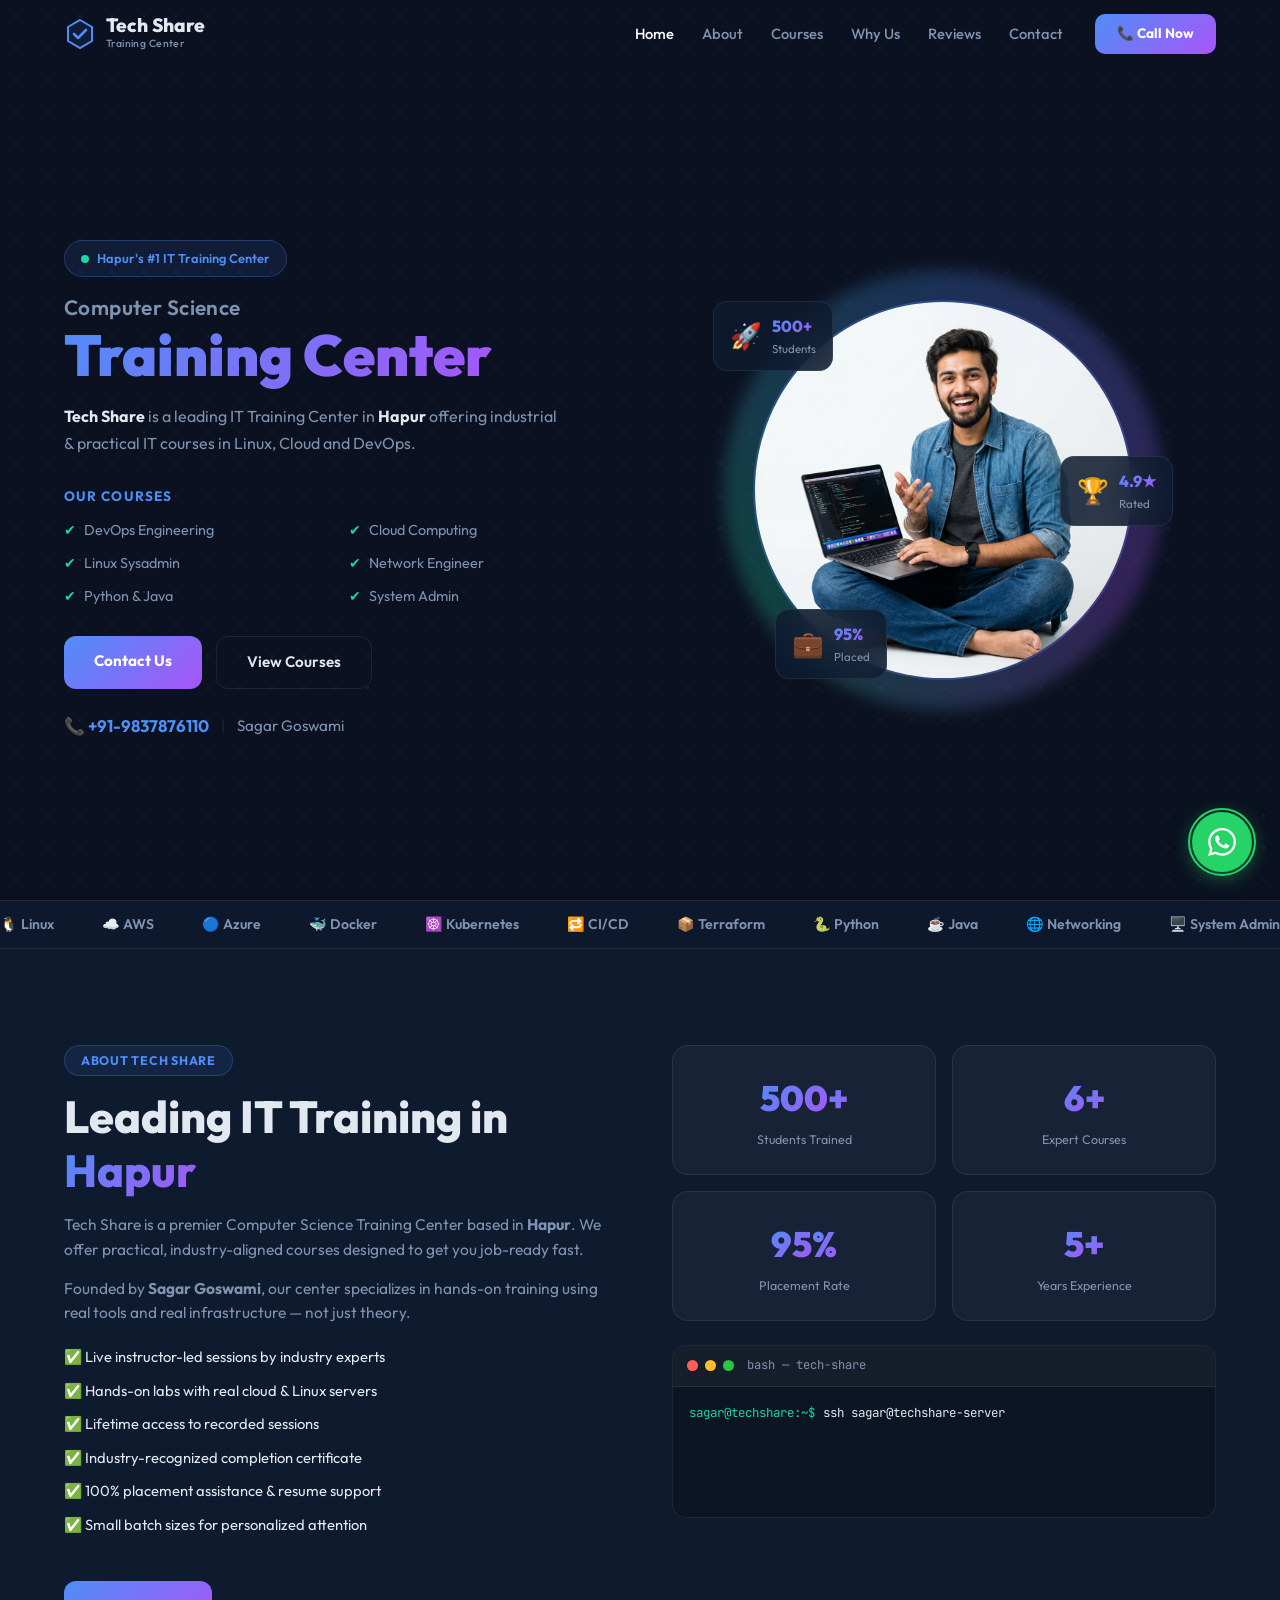
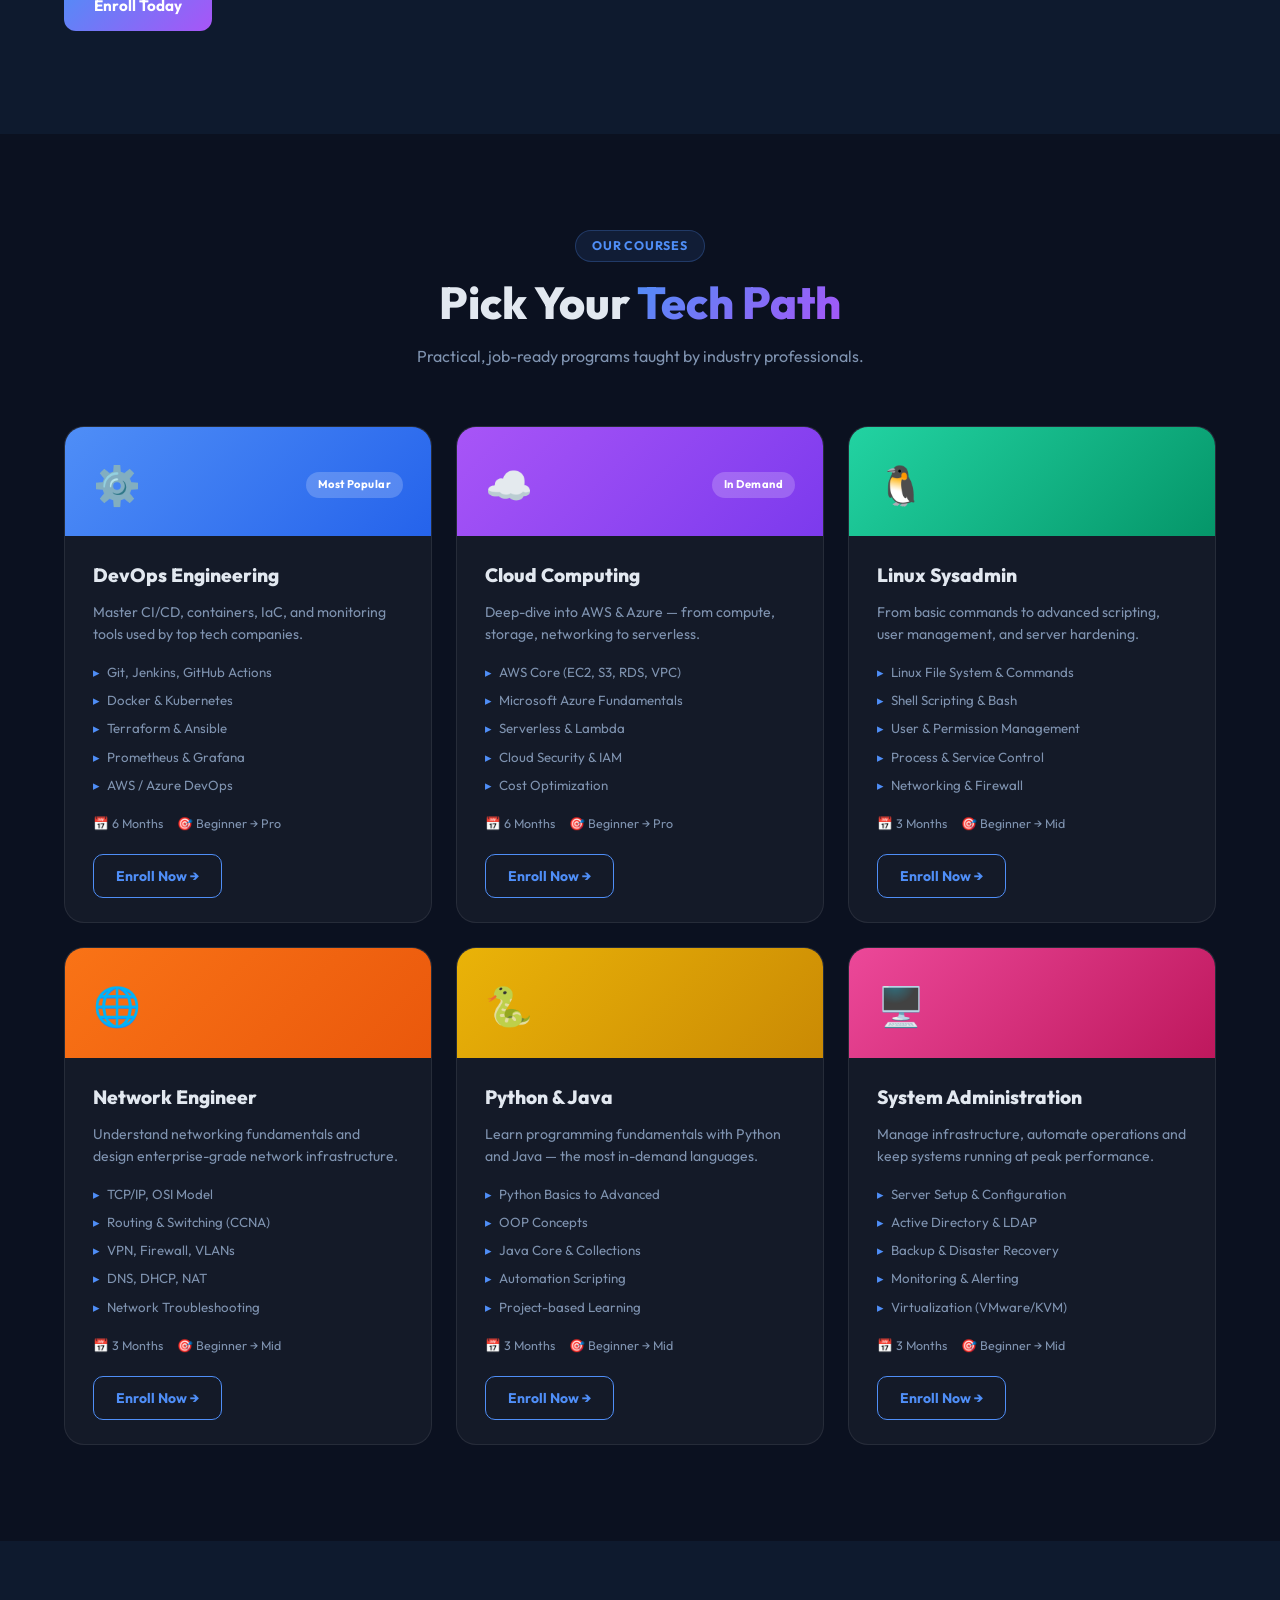
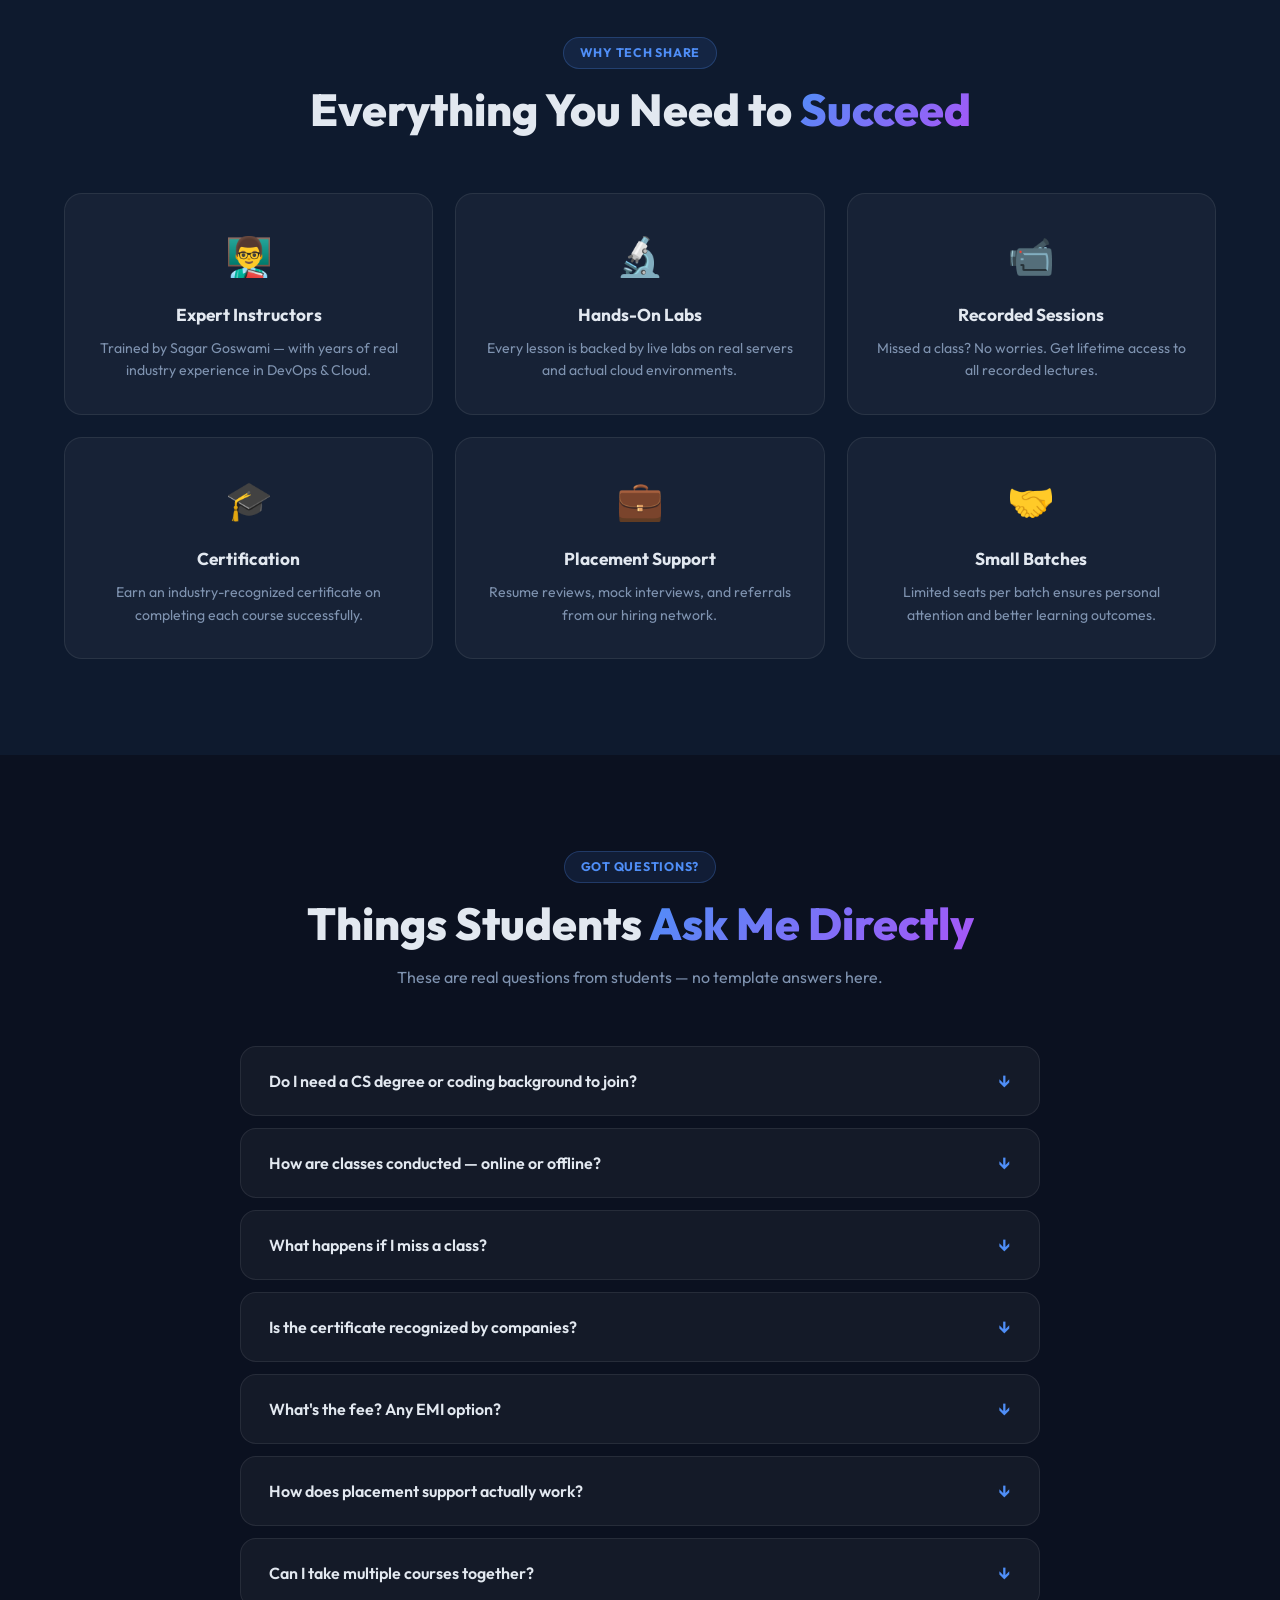
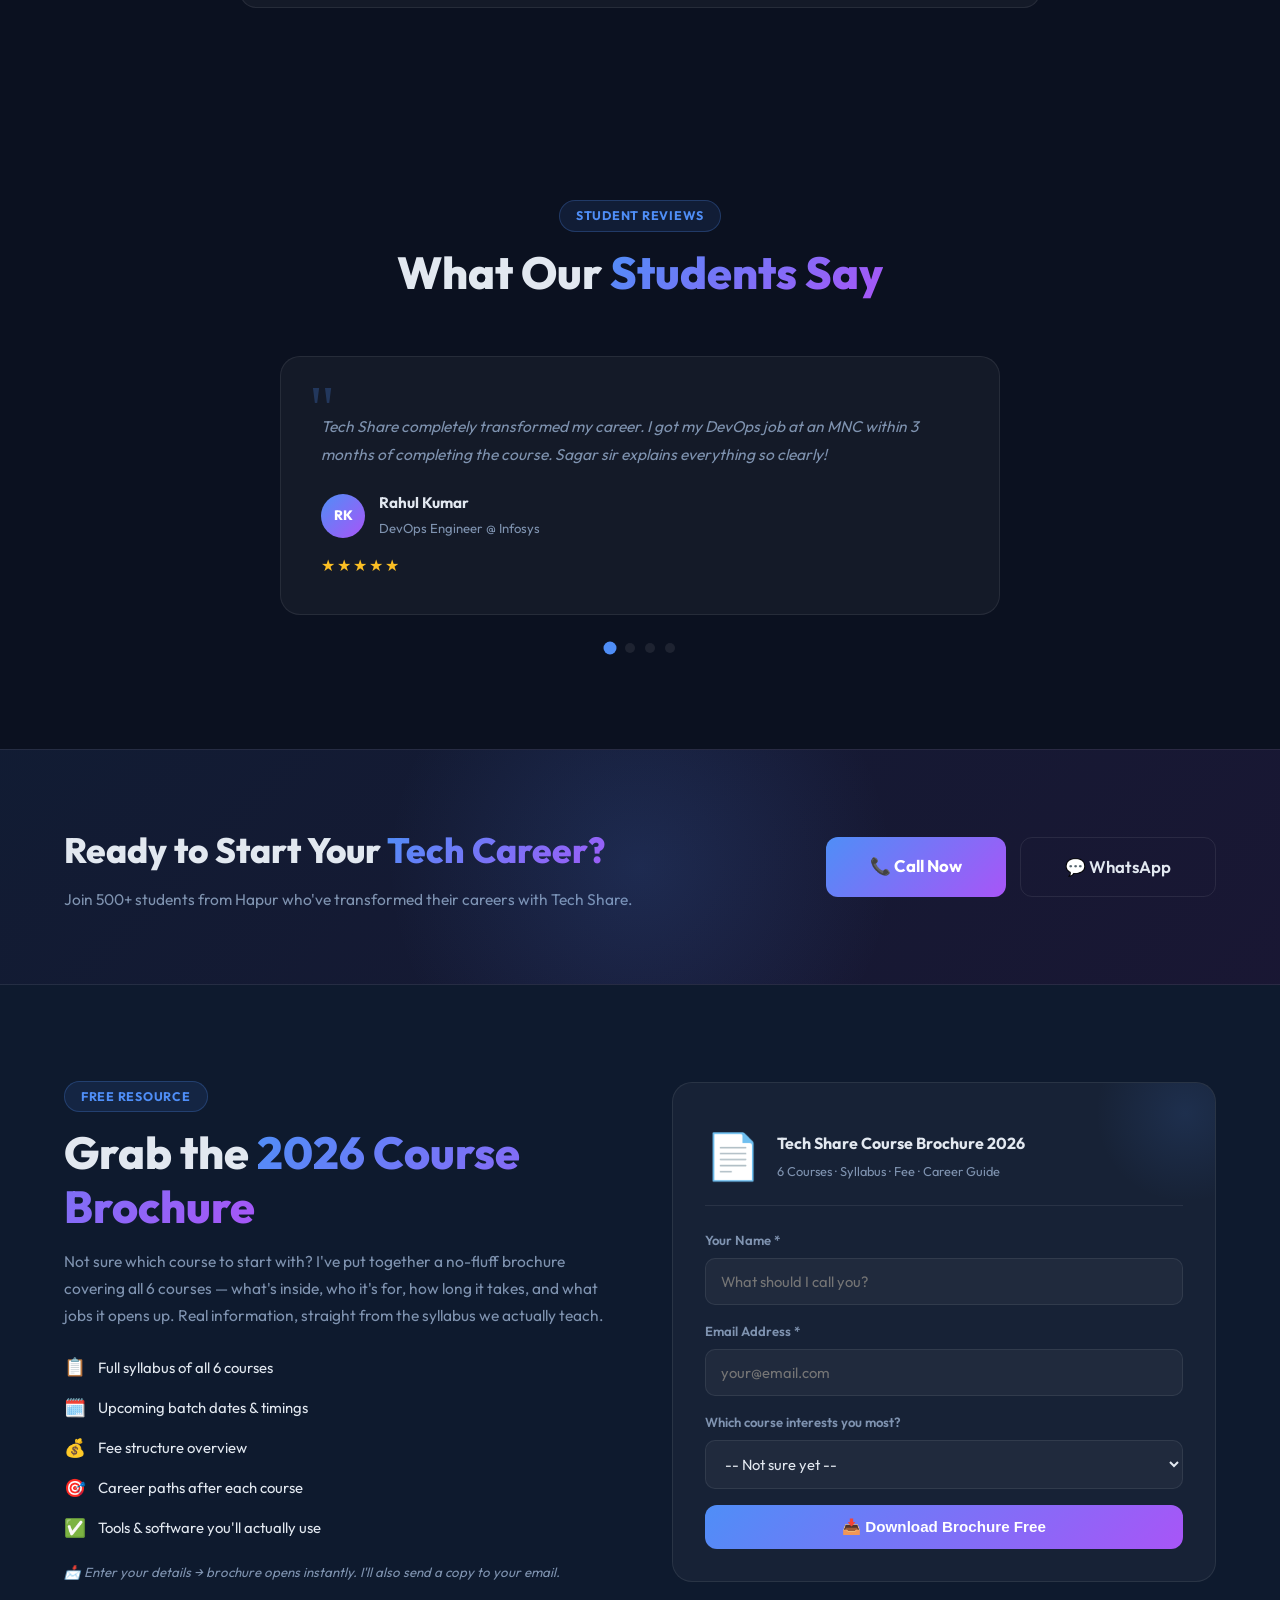
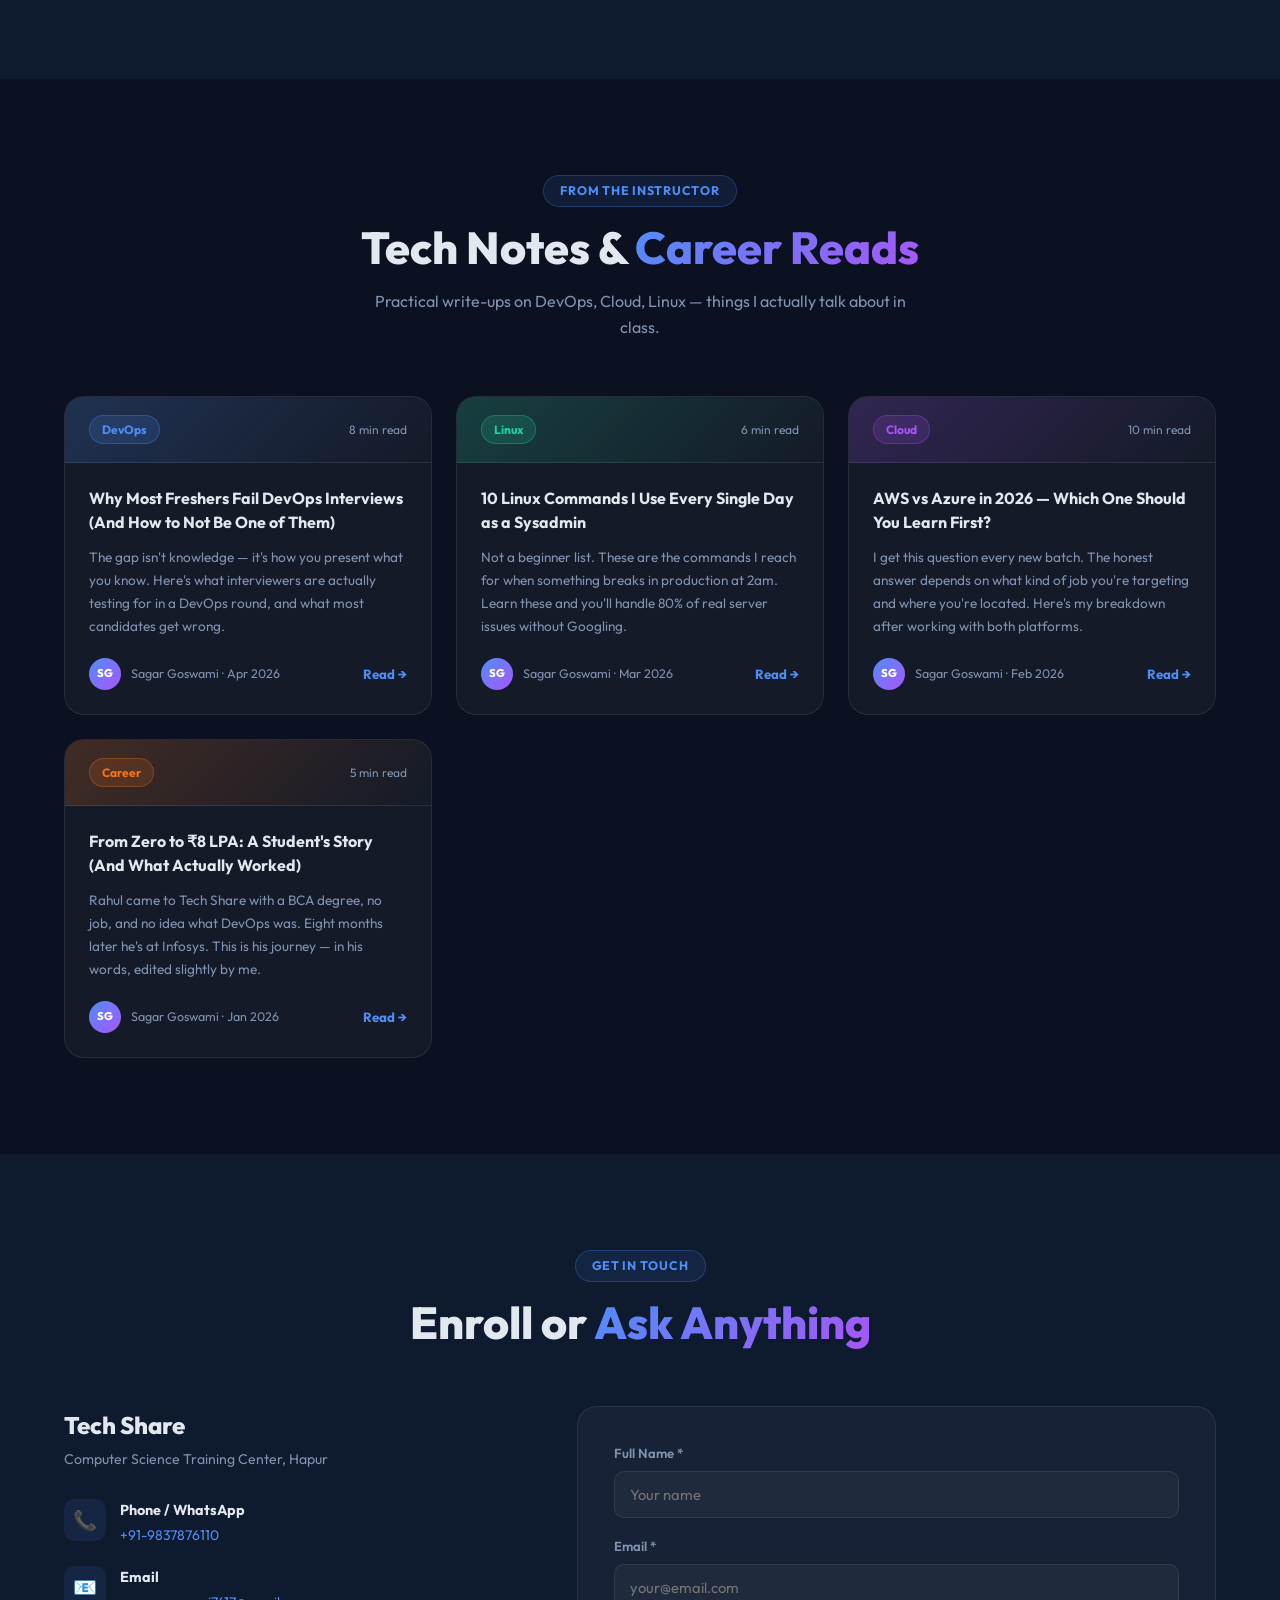
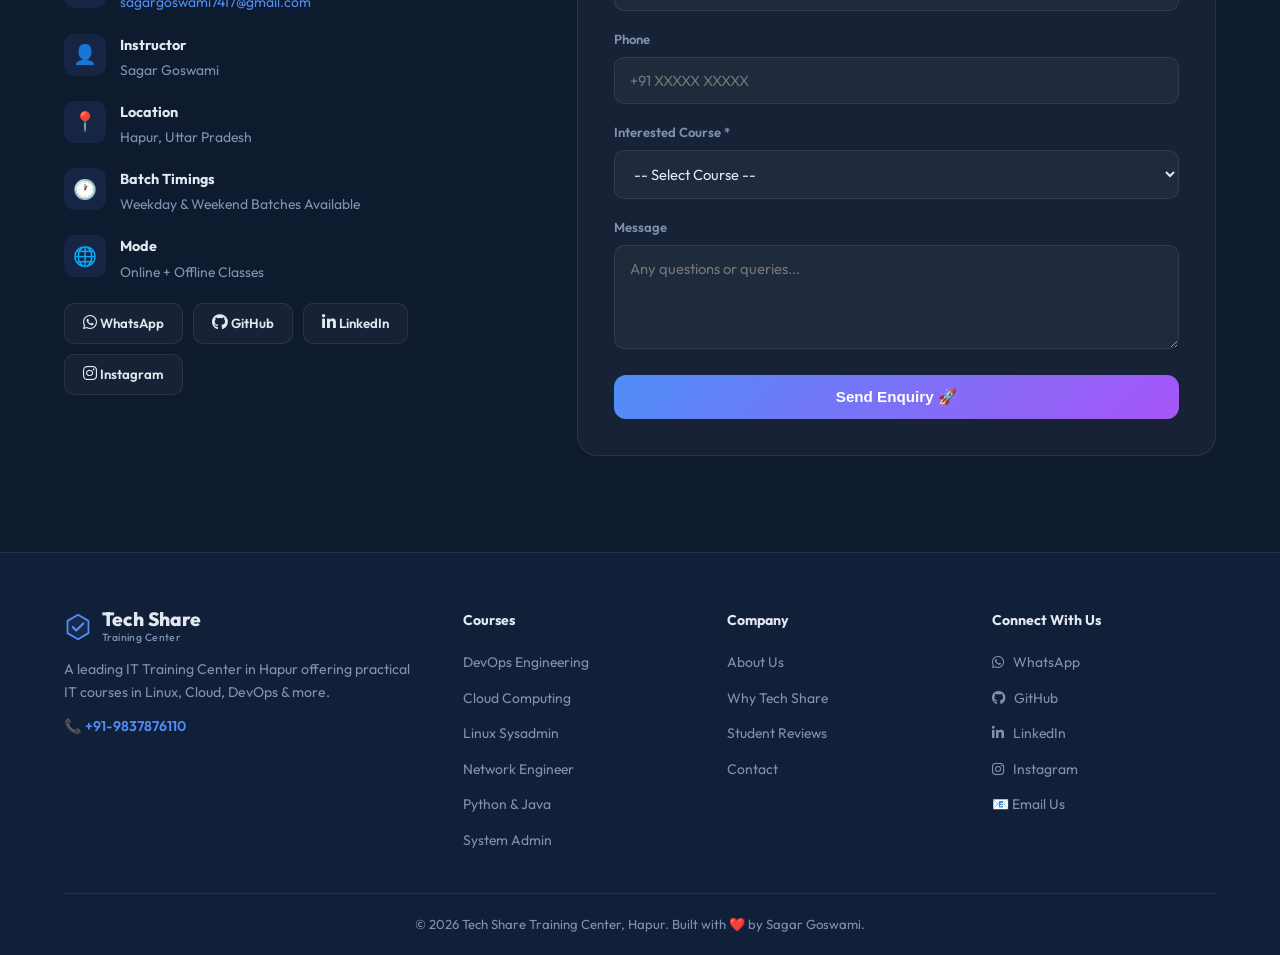
<file: index.html>
<!DOCTYPE html>
<html lang="en">
<head>
  <meta charset="UTF-8" />
  <meta name="viewport" content="width=device-width, initial-scale=1.0" />

  <!-- PRIMARY SEO -->
  <title>Tech Share | Best DevOps, Cloud &amp; Linux Training Center in Hapur</title>
  <meta name="description" content="Tech Share is Hapur's #1 IT Training Center offering hands-on DevOps, Cloud Computing, Linux Sysadmin, Network Engineering, Python &amp; Java courses. Taught by Sagar Goswami. Call: +91-9837876110" />
  <meta name="keywords" content="DevOps course Hapur, Cloud Computing training Hapur, Linux course Hapur, IT training center Hapur, Sagar Goswami Tech Share, DevOps training UP, AWS training Hapur, Docker Kubernetes course, Python Java training, network engineer course, system admin course, computer science training Hapur, IT institute Hapur" />
  <meta name="author" content="Sagar Goswami - Tech Share Training Center" />
  <meta name="robots" content="index, follow" />
  <link rel="canonical" href="https://sagargoswami2001.github.io/tech-share/" />

  <!-- GEO / LOCAL SEO -->
  <meta name="geo.region" content="IN-UP" />
  <meta name="geo.placename" content="Hapur, Uttar Pradesh, India" />
  <meta name="geo.position" content="28.7273;77.7756" />
  <meta name="ICBM" content="28.7273, 77.7756" />

  <!-- OPEN GRAPH (Facebook, LinkedIn, WhatsApp link previews) -->
  <meta property="og:type" content="website" />
  <meta property="og:url" content="https://sagargoswami2001.github.io/tech-share/" />
  <meta property="og:title" content="Tech Share | Best DevOps &amp; Cloud Training Center in Hapur" />
  <meta property="og:description" content="Hapur's #1 IT Training Center. Hands-on DevOps, Cloud, Linux, Network &amp; Python courses by industry expert Sagar Goswami. 500+ students. 95% placement." />
  <meta property="og:image" content="https://sagargoswami2001.github.io/tech-share/hero.png" />
  <meta property="og:image:alt" content="Tech Share Training Center Hapur" />
  <meta property="og:site_name" content="Tech Share Training Center" />
  <meta property="og:locale" content="en_IN" />

  <!-- TWITTER CARD -->
  <meta name="twitter:card" content="summary_large_image" />
  <meta name="twitter:title" content="Tech Share | DevOps &amp; Cloud Training in Hapur" />
  <meta name="twitter:description" content="Join 500+ students. Hands-on DevOps, Cloud, Linux &amp; Python courses in Hapur. Call +91-9837876110" />
  <meta name="twitter:image" content="https://sagargoswami2001.github.io/tech-share/hero.png" />

  <!-- THEME -->
  <meta name="theme-color" content="#0b1120" />
  <link rel="icon" type="image/svg+xml" href="data:image/svg+xml,<svg xmlns='http://www.w3.org/2000/svg' viewBox='0 0 32 32'><text y='26' font-size='28'>⚙</text></svg>" />

  <!-- SCHEMA.ORG STRUCTURED DATA -->
  <script type="application/ld+json">
  {
    "@context": "https://schema.org",
    "@type": "EducationalOrganization",
    "name": "Tech Share Training Center",
    "alternateName": "Tech Share",
    "url": "https://sagargoswami2001.github.io/tech-share/",
    "description": "Tech Share is a leading IT Training Center in Hapur offering DevOps, Cloud Computing, Linux, Network Engineering, Python and Java courses.",
    "telephone": "+91-9837876110",
    "email": "sagargoswami7417@gmail.com",
    "address": {
      "@type": "PostalAddress",
      "addressLocality": "Hapur",
      "addressRegion": "Uttar Pradesh",
      "addressCountry": "IN"
    },
    "geo": { "@type": "GeoCoordinates", "latitude": 28.7273, "longitude": 77.7756 },
    "founder": {
      "@type": "Person",
      "name": "Sagar Goswami",
      "sameAs": ["https://github.com/sagargoswami2001","https://www.linkedin.com/in/sagargoswami2001/"]
    },
    "sameAs": ["https://github.com/sagargoswami2001","https://www.linkedin.com/in/sagargoswami2001/","http://www.instagram.com/its_ocean.2001"]
  }
  </script>

  <!-- FONTS & STYLES -->
  <link rel="preconnect" href="https://fonts.googleapis.com" />
  <link rel="preconnect" href="https://fonts.gstatic.com" crossorigin />
  <link href="https://fonts.googleapis.com/css2?family=Outfit:wght@300;400;500;600;700;800;900&family=JetBrains+Mono:wght@400;600&display=swap" rel="stylesheet" />
  <link rel="stylesheet" href="style.css" />
  <!-- Font Awesome 6 — Real Brand Icons -->
  <link rel="stylesheet" href="https://cdnjs.cloudflare.com/ajax/libs/font-awesome/6.5.1/css/all.min.css" />
</head>

<body>

  <!-- NAVBAR -->
  <nav class="navbar" id="navbar">
    <div class="nav-container">
      <div class="nav-logo">
        <div class="logo-hex">
          <svg width="32" height="32" viewBox="0 0 32 32" fill="none">
            <path d="M16 2L28 9V23L16 30L4 23V9L16 2Z" stroke="url(#grad)" stroke-width="2" fill="rgba(79,142,247,0.1)"/>
            <path d="M10 16l4 4 8-8" stroke="url(#grad)" stroke-width="2.5" stroke-linecap="round" stroke-linejoin="round"/>
            <defs><linearGradient id="grad" x1="0" y1="0" x2="32" y2="32"><stop offset="0%" stop-color="#4f8ef7"/><stop offset="100%" stop-color="#a855f7"/></linearGradient></defs>
          </svg>
        </div>
        <div>
          <span class="logo-name">Tech Share</span>
          <span class="logo-sub">Training Center</span>
        </div>
      </div>
      <ul class="nav-links" id="nav-links">
        <li><a href="#home">Home</a></li>
        <li><a href="#about">About</a></li>
        <li><a href="#courses">Courses</a></li>
        <li><a href="#features">Why Us</a></li>
        <li><a href="#testimonials">Reviews</a></li>
        <li><a href="#contact">Contact</a></li>
      </ul>
      <a href="tel:+919837876110" class="btn-call">📞 Call Now</a>
      <button class="hamburger" id="hamburger" aria-label="Menu">
        <span></span><span></span><span></span>
      </button>
    </div>
  </nav>

  <!-- HERO -->
  <section class="hero" id="home">
    <div class="hero-dots"></div>
    <div class="hero-particles" id="particles"></div>
    <div class="hero-inner">
      <div class="hero-left">
        <div class="hero-badge">
          <span class="badge-dot"></span> Hapur's #1 IT Training Center
        </div>
        <h1 class="hero-title">
          <span class="title-small">Computer Science</span>
          <span class="gradient-text">Training Center</span>
        </h1>
        <p class="hero-desc">
          <strong>Tech Share</strong> is a leading IT Training Center in <strong>Hapur</strong> offering
          industrial &amp; practical IT courses in Linux, Cloud and DevOps.
        </p>

        <div class="hero-courses-list">
          <p class="list-label">Our Courses</p>
          <div class="list-grid">
            <div class="list-item"><span class="check">✔</span> DevOps Engineering</div>
            <div class="list-item"><span class="check">✔</span> Cloud Computing</div>
            <div class="list-item"><span class="check">✔</span> Linux Sysadmin</div>
            <div class="list-item"><span class="check">✔</span> Network Engineer</div>
            <div class="list-item"><span class="check">✔</span> Python &amp; Java</div>
            <div class="list-item"><span class="check">✔</span> System Admin</div>
          </div>
        </div>

        <div class="hero-actions">
          <a href="#contact" class="btn-primary">Contact Us</a>
          <a href="#courses" class="btn-ghost">View Courses</a>
        </div>
        <div class="hero-contact-line">
          <span class="contact-phone">📞 +91-9837876110</span>
          <span class="contact-sep">|</span>
          <span class="contact-name">Sagar Goswami</span>
        </div>
      </div>

      <div class="hero-right">
        <div class="hero-img-wrap">
          <div class="img-glow-ring"></div>
          <div class="img-circle">
            <img src="hero.png" alt="Tech instructor with laptop" class="hero-img" id="heroImg" />
          </div>
          <div class="float-card fc1">
            <span>🚀</span>
            <div><strong>500+</strong><p>Students</p></div>
          </div>
          <div class="float-card fc2">
            <span>🏆</span>
            <div><strong>4.9★</strong><p>Rated</p></div>
          </div>
          <div class="float-card fc3">
            <span>💼</span>
            <div><strong>95%</strong><p>Placed</p></div>
          </div>
        </div>
      </div>
    </div>
  </section>

  <!-- TICKER -->
  <div class="ticker-wrap">
    <div class="ticker-track">
      <span>🐧 Linux</span><span>☁️ AWS</span><span>🔵 Azure</span><span>🐳 Docker</span>
      <span>☸️ Kubernetes</span><span>🔁 CI/CD</span><span>📦 Terraform</span><span>🐍 Python</span>
      <span>☕ Java</span><span>🌐 Networking</span><span>🖥️ System Admin</span><span>🔒 Security</span>
      <span>🐧 Linux</span><span>☁️ AWS</span><span>🔵 Azure</span><span>🐳 Docker</span>
      <span>☸️ Kubernetes</span><span>🔁 CI/CD</span><span>📦 Terraform</span><span>🐍 Python</span>
    </div>
  </div>

  <!-- ABOUT -->
  <section class="about" id="about">
    <div class="container">
      <div class="about-grid">
        <div class="about-left reveal">
          <div class="section-tag">About Tech Share</div>
          <h2 class="section-title">Leading IT Training in <span class="gradient-text">Hapur</span></h2>
          <p>Tech Share is a premier Computer Science Training Center based in <strong>Hapur</strong>. We offer practical, industry-aligned courses designed to get you job-ready fast.</p>
          <p>Founded by <strong>Sagar Goswami</strong>, our center specializes in hands-on training using real tools and real infrastructure — not just theory.</p>
          <ul class="check-list">
            <li>✅ Live instructor-led sessions by industry experts</li>
            <li>✅ Hands-on labs with real cloud &amp; Linux servers</li>
            <li>✅ Lifetime access to recorded sessions</li>
            <li>✅ Industry-recognized completion certificate</li>
            <li>✅ 100% placement assistance &amp; resume support</li>
            <li>✅ Small batch sizes for personalized attention</li>
          </ul>
          <a href="#contact" class="btn-primary" style="margin-top:24px;display:inline-block">Enroll Today</a>
        </div>
        <div class="about-right reveal">
          <div class="stats-grid">
            <div class="stat-box">
              <span class="stat-n" data-target="500">0</span><span class="stat-suf">+</span>
              <p>Students Trained</p>
            </div>
            <div class="stat-box">
              <span class="stat-n" data-target="6">0</span><span class="stat-suf">+</span>
              <p>Expert Courses</p>
            </div>
            <div class="stat-box">
              <span class="stat-n" data-target="95">0</span><span class="stat-suf">%</span>
              <p>Placement Rate</p>
            </div>
            <div class="stat-box">
              <span class="stat-n" data-target="5">0</span><span class="stat-suf">+</span>
              <p>Years Experience</p>
            </div>
          </div>
          <div class="about-terminal reveal">
            <div class="term-bar">
              <span class="td red"></span><span class="td yellow"></span><span class="td green"></span>
              <span class="term-title">bash — tech-share</span>
            </div>
            <div class="term-body" id="termBody">
              <div class="tl"><span class="tp">sagar@techshare:~$</span> <span class="tc" id="tcmd"></span><span class="tcur">▌</span></div>
            </div>
          </div>
        </div>
      </div>
    </div>
  </section>

  <!-- COURSES -->
  <section class="courses" id="courses">
    <div class="container">
      <div class="section-header">
        <div class="section-tag">Our Courses</div>
        <h2 class="section-title">Pick Your <span class="gradient-text">Tech Path</span></h2>
        <p class="section-sub">Practical, job-ready programs taught by industry professionals.</p>
      </div>
      <div class="courses-grid">

        <div class="ccard reveal" id="course-devops">
          <div class="ccard-top" style="--g1:#4f8ef7;--g2:#2563eb">
            <span class="ccard-icon">⚙️</span>
            <span class="ccard-tag">Most Popular</span>
          </div>
          <div class="ccard-body">
            <h3>DevOps Engineering</h3>
            <p>Master CI/CD, containers, IaC, and monitoring tools used by top tech companies.</p>
            <ul>
              <li>Git, Jenkins, GitHub Actions</li>
              <li>Docker &amp; Kubernetes</li>
              <li>Terraform &amp; Ansible</li>
              <li>Prometheus &amp; Grafana</li>
              <li>AWS / Azure DevOps</li>
            </ul>
            <div class="ccard-meta"><span>📅 6 Months</span><span>🎯 Beginner → Pro</span></div>
            <a href="#contact" class="btn-enroll-card">Enroll Now →</a>
          </div>
        </div>

        <div class="ccard reveal" id="course-cloud">
          <div class="ccard-top" style="--g1:#a855f7;--g2:#7c3aed">
            <span class="ccard-icon">☁️</span>
            <span class="ccard-tag">In Demand</span>
          </div>
          <div class="ccard-body">
            <h3>Cloud Computing</h3>
            <p>Deep-dive into AWS &amp; Azure — from compute, storage, networking to serverless.</p>
            <ul>
              <li>AWS Core (EC2, S3, RDS, VPC)</li>
              <li>Microsoft Azure Fundamentals</li>
              <li>Serverless &amp; Lambda</li>
              <li>Cloud Security &amp; IAM</li>
              <li>Cost Optimization</li>
            </ul>
            <div class="ccard-meta"><span>📅 6 Months</span><span>🎯 Beginner → Pro</span></div>
            <a href="#contact" class="btn-enroll-card">Enroll Now →</a>
          </div>
        </div>

        <div class="ccard reveal" id="course-linux">
          <div class="ccard-top" style="--g1:#22d3a2;--g2:#059669">
            <span class="ccard-icon">🐧</span>
          </div>
          <div class="ccard-body">
            <h3>Linux Sysadmin</h3>
            <p>From basic commands to advanced scripting, user management, and server hardening.</p>
            <ul>
              <li>Linux File System &amp; Commands</li>
              <li>Shell Scripting &amp; Bash</li>
              <li>User &amp; Permission Management</li>
              <li>Process &amp; Service Control</li>
              <li>Networking &amp; Firewall</li>
            </ul>
            <div class="ccard-meta"><span>📅 3 Months</span><span>🎯 Beginner → Mid</span></div>
            <a href="#contact" class="btn-enroll-card">Enroll Now →</a>
          </div>
        </div>

        <div class="ccard reveal" id="course-network">
          <div class="ccard-top" style="--g1:#f97316;--g2:#ea580c">
            <span class="ccard-icon">🌐</span>
          </div>
          <div class="ccard-body">
            <h3>Network Engineer</h3>
            <p>Understand networking fundamentals and design enterprise-grade network infrastructure.</p>
            <ul>
              <li>TCP/IP, OSI Model</li>
              <li>Routing &amp; Switching (CCNA)</li>
              <li>VPN, Firewall, VLANs</li>
              <li>DNS, DHCP, NAT</li>
              <li>Network Troubleshooting</li>
            </ul>
            <div class="ccard-meta"><span>📅 3 Months</span><span>🎯 Beginner → Mid</span></div>
            <a href="#contact" class="btn-enroll-card">Enroll Now →</a>
          </div>
        </div>

        <div class="ccard reveal" id="course-python">
          <div class="ccard-top" style="--g1:#eab308;--g2:#ca8a04">
            <span class="ccard-icon">🐍</span>
          </div>
          <div class="ccard-body">
            <h3>Python &amp; Java</h3>
            <p>Learn programming fundamentals with Python and Java — the most in-demand languages.</p>
            <ul>
              <li>Python Basics to Advanced</li>
              <li>OOP Concepts</li>
              <li>Java Core &amp; Collections</li>
              <li>Automation Scripting</li>
              <li>Project-based Learning</li>
            </ul>
            <div class="ccard-meta"><span>📅 3 Months</span><span>🎯 Beginner → Mid</span></div>
            <a href="#contact" class="btn-enroll-card">Enroll Now →</a>
          </div>
        </div>

        <div class="ccard reveal" id="course-sysadmin">
          <div class="ccard-top" style="--g1:#ec4899;--g2:#be185d">
            <span class="ccard-icon">🖥️</span>
          </div>
          <div class="ccard-body">
            <h3>System Administration</h3>
            <p>Manage infrastructure, automate operations and keep systems running at peak performance.</p>
            <ul>
              <li>Server Setup &amp; Configuration</li>
              <li>Active Directory &amp; LDAP</li>
              <li>Backup &amp; Disaster Recovery</li>
              <li>Monitoring &amp; Alerting</li>
              <li>Virtualization (VMware/KVM)</li>
            </ul>
            <div class="ccard-meta"><span>📅 3 Months</span><span>🎯 Beginner → Mid</span></div>
            <a href="#contact" class="btn-enroll-card">Enroll Now →</a>
          </div>
        </div>

      </div>
    </div>
  </section>

  <!-- WHY US -->
  <section class="features" id="features">
    <div class="container">
      <div class="section-header">
        <div class="section-tag">Why Tech Share</div>
        <h2 class="section-title">Everything You Need to <span class="gradient-text">Succeed</span></h2>
      </div>
      <div class="feat-grid">
        <div class="feat-card reveal"><div class="feat-icon">👨‍🏫</div><h4>Expert Instructors</h4><p>Trained by Sagar Goswami — with years of real industry experience in DevOps &amp; Cloud.</p></div>
        <div class="feat-card reveal"><div class="feat-icon">🔬</div><h4>Hands-On Labs</h4><p>Every lesson is backed by live labs on real servers and actual cloud environments.</p></div>
        <div class="feat-card reveal"><div class="feat-icon">📹</div><h4>Recorded Sessions</h4><p>Missed a class? No worries. Get lifetime access to all recorded lectures.</p></div>
        <div class="feat-card reveal"><div class="feat-icon">🎓</div><h4>Certification</h4><p>Earn an industry-recognized certificate on completing each course successfully.</p></div>
        <div class="feat-card reveal"><div class="feat-icon">💼</div><h4>Placement Support</h4><p>Resume reviews, mock interviews, and referrals from our hiring network.</p></div>
        <div class="feat-card reveal"><div class="feat-icon">🤝</div><h4>Small Batches</h4><p>Limited seats per batch ensures personal attention and better learning outcomes.</p></div>
      </div>
    </div>
  </section>

  <!-- FAQ -->
  <section class="faq-section" id="faq">
    <div class="container">
      <div class="section-header">
        <div class="section-tag">Got Questions?</div>
        <h2 class="section-title">Things Students <span class="gradient-text">Ask Me Directly</span></h2>
        <p class="section-sub">These are real questions from students — no template answers here.</p>
      </div>
      <div class="faq-list">

        <div class="faq-item reveal" id="faq-1">
          <button class="faq-q" onclick="toggleFaq('faq-1')">
            <span>Do I need a CS degree or coding background to join?</span>
            <span class="faq-arrow">↓</span>
          </button>
          <div class="faq-a">
            <p>Absolutely not. I've taught students from commerce, arts, and science backgrounds. What matters is your intent to learn, not your degree. If you can use a computer and browse the internet, you can start. I build the foundation from scratch in every batch — no assumptions, no skipping basics.</p>
          </div>
        </div>

        <div class="faq-item reveal" id="faq-2">
          <button class="faq-q" onclick="toggleFaq('faq-2')">
            <span>How are classes conducted — online or offline?</span>
            <span class="faq-arrow">↓</span>
          </button>
          <div class="faq-a">
            <p>Both. If you're in Hapur or nearby, you can attend offline at our center. If you're from another city, we run parallel live online sessions on the same schedule. Either way, you get the same hands-on labs, same assignments, same attention. No pre-recorded videos dumped on you — every session is live.</p>
          </div>
        </div>

        <div class="faq-item reveal" id="faq-3">
          <button class="faq-q" onclick="toggleFaq('faq-3')">
            <span>What happens if I miss a class?</span>
            <span class="faq-arrow">↓</span>
          </button>
          <div class="faq-a">
            <p>Every session is recorded. Miss a class, and the recording is in your student portal within a few hours. You also get access to all past batch recordings — so if we covered a topic 2 batches ago that's relevant now, you can watch that too. Lifetime access, not just for the course duration.</p>
          </div>
        </div>

        <div class="faq-item reveal" id="faq-4">
          <button class="faq-q" onclick="toggleFaq('faq-4')">
            <span>Is the certificate recognized by companies?</span>
            <span class="faq-arrow">↓</span>
          </button>
          <div class="faq-a">
            <p>Our completion certificate carries weight because of the skills it represents — not just the paper. Companies hire based on what you can do in an interview and on the job. That said, our students have used this cert alongside their project portfolios to land roles at Infosys, TCS, Wipro, and several mid-sized IT firms. We also guide you toward vendor certifications like AWS, Azure, and Linux Foundation if you want official badges.</p>
          </div>
        </div>

        <div class="faq-item reveal" id="faq-5">
          <button class="faq-q" onclick="toggleFaq('faq-5')">
            <span>What's the fee? Any EMI option?</span>
            <span class="faq-arrow">↓</span>
          </button>
          <div class="faq-a">
            <p>Fees vary by course and batch type (weekday vs weekend). I keep them reasonable for Hapur — no Delhi pricing here. WhatsApp me at +91-9837876110 and I'll send you the complete fee structure. For students with genuine financial constraints, we do offer installment options on a case-by-case basis. I want learning to be accessible, not a financial burden.</p>
          </div>
        </div>

        <div class="faq-item reveal" id="faq-6">
          <button class="faq-q" onclick="toggleFaq('faq-6')">
            <span>How does placement support actually work?</span>
            <span class="faq-arrow">↓</span>
          </button>
          <div class="faq-a">
            <p>After course completion, I personally review your resume, help you build a project portfolio on GitHub, and prep you with mock interviews that mimic real HR + technical rounds. I also share active job openings from my professional network. I don't promise 100% placement — no honest institute can. But I do stay involved until you land something. Past students still WhatsApp me before interviews.</p>
          </div>
        </div>

        <div class="faq-item reveal" id="faq-7">
          <button class="faq-q" onclick="toggleFaq('faq-7')">
            <span>Can I take multiple courses together?</span>
            <span class="faq-arrow">↓</span>
          </button>
          <div class="faq-a">
            <p>You can, but I usually advise against rushing. Most students who do DevOps + Cloud together find it more effective than doing them back to back separately — there's natural overlap. But stacking 3-4 courses at once dilutes the learning. Come talk to me first, explain your goals and timeline, and I'll suggest the right combination and pacing for your situation.</p>
          </div>
        </div>

      </div>
    </div>
  </section>

  <!-- TESTIMONIALS -->
  <section class="testimonials" id="testimonials">
    <div class="container">
      <div class="section-header">
        <div class="section-tag">Student Reviews</div>
        <h2 class="section-title">What Our <span class="gradient-text">Students Say</span></h2>
      </div>
      <div class="tslider">
        <div class="tcard active">
          <div class="tquote">"</div>
          <p>Tech Share completely transformed my career. I got my DevOps job at an MNC within 3 months of completing the course. Sagar sir explains everything so clearly!</p>
          <div class="tauth"><div class="av">RK</div><div><strong>Rahul Kumar</strong><span>DevOps Engineer @ Infosys</span></div></div>
          <div class="tstars">★★★★★</div>
        </div>
        <div class="tcard">
          <div class="tquote">"</div>
          <p>The Linux + Cloud combo was exactly what my career needed. Practical labs on real cloud systems gave me the confidence to crack interviews. Highly recommended!</p>
          <div class="tauth"><div class="av">PS</div><div><strong>Priya Sharma</strong><span>Cloud Engineer @ TCS</span></div></div>
          <div class="tstars">★★★★★</div>
        </div>
        <div class="tcard">
          <div class="tquote">"</div>
          <p>Best institute in Hapur for DevOps training. The Network Engineering course was exceptional — from basics to enterprise-level configurations. Got placed within weeks!</p>
          <div class="tauth"><div class="av">AM</div><div><strong>Anil Mehta</strong><span>Network Admin @ Wipro</span></div></div>
          <div class="tstars">★★★★★</div>
        </div>
        <div class="tcard">
          <div class="tquote">"</div>
          <p>I joined for Python but ended up taking the full DevOps track. The quality is unmatched in this region. Sagar sir's dedication to students is truly remarkable.</p>
          <div class="tauth"><div class="av">SK</div><div><strong>Sneha Kulkarni</strong><span>DevOps Consultant @ Accenture</span></div></div>
          <div class="tstars">★★★★★</div>
        </div>
      </div>
      <div class="tdots" id="tdots">
        <button class="tdot active" onclick="goSlide(0)"></button>
        <button class="tdot" onclick="goSlide(1)"></button>
        <button class="tdot" onclick="goSlide(2)"></button>
        <button class="tdot" onclick="goSlide(3)"></button>
      </div>
    </div>
  </section>

  <!-- CTA -->
  <section class="cta-band">
    <div class="cta-glow"></div>
    <div class="container cta-inner">
      <div>
        <h2>Ready to Start Your <span class="gradient-text">Tech Career?</span></h2>
        <p>Join 500+ students from Hapur who've transformed their careers with Tech Share.</p>
      </div>
      <div class="cta-btns">
        <a href="tel:+919837876110" class="btn-primary btn-lg">📞 Call Now</a>
        <a href="https://wa.me/919837876110" class="btn-ghost btn-lg" target="_blank">💬 WhatsApp</a>
      </div>
    </div>
  </section>

  <!-- FREE DOWNLOAD -->
  <section class="download-section" id="download">
    <div class="container">
      <div class="dl-grid">
        <div class="dl-left reveal">
          <div class="section-tag">Free Resource</div>
          <h2 class="section-title">Grab the <span class="gradient-text">2026 Course Brochure</span></h2>
          <p class="dl-desc">Not sure which course to start with? I've put together a no-fluff brochure covering all 6 courses — what's inside, who it's for, how long it takes, and what jobs it opens up. Real information, straight from the syllabus we actually teach.</p>
          <ul class="dl-perks">
            <li><span class="dlp-icon">📋</span> Full syllabus of all 6 courses</li>
            <li><span class="dlp-icon">🗓️</span> Upcoming batch dates &amp; timings</li>
            <li><span class="dlp-icon">💰</span> Fee structure overview</li>
            <li><span class="dlp-icon">🎯</span> Career paths after each course</li>
            <li><span class="dlp-icon">✅</span> Tools &amp; software you'll actually use</li>
          </ul>
          <p class="dl-note">📩 Enter your details → brochure opens instantly. I'll also send a copy to your email.</p>
        </div>
        <div class="dl-right reveal">
          <div class="dl-card">
            <div class="dl-card-top">
              <div class="dl-pdf-icon">📄</div>
              <div>
                <strong>Tech Share Course Brochure 2026</strong>
                <p>6 Courses · Syllabus · Fee · Career Guide</p>
              </div>
            </div>
            <form id="dl-form" class="dl-form" action="https://formspree.io/f/xgorndjy" method="POST">
              <input type="hidden" name="_subject" value="Free Brochure Download — Tech Share" />
              <input type="hidden" name="type" value="brochure_download" />
              <div class="fg">
                <label for="dl-name">Your Name *</label>
                <input type="text" id="dl-name" name="name" placeholder="What should I call you?" required />
              </div>
              <div class="fg">
                <label for="dl-email">Email Address *</label>
                <input type="email" id="dl-email" name="email" placeholder="your@email.com" required />
              </div>
              <div class="fg">
                <label for="dl-interest">Which course interests you most?</label>
                <select id="dl-interest" name="interest">
                  <option value="">-- Not sure yet --</option>
                  <option>DevOps Engineering</option>
                  <option>Cloud Computing</option>
                  <option>Linux Sysadmin</option>
                  <option>Network Engineer</option>
                  <option>Python &amp; Java</option>
                  <option>System Administration</option>
                </select>
              </div>
              <button type="submit" class="btn-primary btn-full" id="dl-btn">📥 Download Brochure Free</button>
              <div class="dl-success" id="dl-success">✅ Opening brochure... also check your email shortly!</div>
            </form>
          </div>
        </div>
      </div>
    </div>
  </section>

  <!-- BLOG -->
  <section class="blog-section" id="blog">
    <div class="container">
      <div class="section-header">
        <div class="section-tag">From the Instructor</div>
        <h2 class="section-title">Tech Notes &amp; <span class="gradient-text">Career Reads</span></h2>
        <p class="section-sub">Practical write-ups on DevOps, Cloud, Linux — things I actually talk about in class.</p>
      </div>
      <div class="blog-grid">

        <article class="blog-card reveal">
          <div class="blog-top" style="--bc:#4f8ef7">
            <span class="blog-cat">DevOps</span>
            <span class="blog-read">8 min read</span>
          </div>
          <div class="blog-body">
            <h3>Why Most Freshers Fail DevOps Interviews (And How to Not Be One of Them)</h3>
            <p>The gap isn't knowledge — it's how you present what you know. Here's what interviewers are actually testing for in a DevOps round, and what most candidates get wrong.</p>
            <div class="blog-footer">
              <div class="blog-author">
                <div class="ba-av">SG</div>
                <span>Sagar Goswami · Apr 2026</span>
              </div>
              <a href="#contact" class="blog-read-btn">Read →</a>
            </div>
          </div>
        </article>

        <article class="blog-card reveal">
          <div class="blog-top" style="--bc:#22d3a2">
            <span class="blog-cat">Linux</span>
            <span class="blog-read">6 min read</span>
          </div>
          <div class="blog-body">
            <h3>10 Linux Commands I Use Every Single Day as a Sysadmin</h3>
            <p>Not a beginner list. These are the commands I reach for when something breaks in production at 2am. Learn these and you'll handle 80% of real server issues without Googling.</p>
            <div class="blog-footer">
              <div class="blog-author">
                <div class="ba-av">SG</div>
                <span>Sagar Goswami · Mar 2026</span>
              </div>
              <a href="#contact" class="blog-read-btn">Read →</a>
            </div>
          </div>
        </article>

        <article class="blog-card reveal">
          <div class="blog-top" style="--bc:#a855f7">
            <span class="blog-cat">Cloud</span>
            <span class="blog-read">10 min read</span>
          </div>
          <div class="blog-body">
            <h3>AWS vs Azure in 2026 — Which One Should You Learn First?</h3>
            <p>I get this question every new batch. The honest answer depends on what kind of job you're targeting and where you're located. Here's my breakdown after working with both platforms.</p>
            <div class="blog-footer">
              <div class="blog-author">
                <div class="ba-av">SG</div>
                <span>Sagar Goswami · Feb 2026</span>
              </div>
              <a href="#contact" class="blog-read-btn">Read →</a>
            </div>
          </div>
        </article>

        <article class="blog-card reveal">
          <div class="blog-top" style="--bc:#f97316">
            <span class="blog-cat">Career</span>
            <span class="blog-read">5 min read</span>
          </div>
          <div class="blog-body">
            <h3>From Zero to ₹8 LPA: A Student's Story (And What Actually Worked)</h3>
            <p>Rahul came to Tech Share with a BCA degree, no job, and no idea what DevOps was. Eight months later he's at Infosys. This is his journey — in his words, edited slightly by me.</p>
            <div class="blog-footer">
              <div class="blog-author">
                <div class="ba-av">SG</div>
                <span>Sagar Goswami · Jan 2026</span>
              </div>
              <a href="#contact" class="blog-read-btn">Read →</a>
            </div>
          </div>
        </article>

      </div>
    </div>
  </section>

  <!-- CONTACT -->
  <section class="contact" id="contact">
    <div class="container">
      <div class="section-header">
        <div class="section-tag">Get In Touch</div>
        <h2 class="section-title">Enroll or <span class="gradient-text">Ask Anything</span></h2>
      </div>
      <div class="contact-grid">
        <div class="cinfo reveal">
          <h3>Tech Share</h3>
          <p class="cinfo-sub">Computer Science Training Center, Hapur</p>
          <div class="ci-item"><div class="ci-icon">📞</div><div><strong>Phone / WhatsApp</strong><p><a href="tel:+919837876110">+91-9837876110</a></p></div></div>
          <div class="ci-item"><div class="ci-icon">📧</div><div><strong>Email</strong><p><a href="mailto:sagargoswami7417@gmail.com">sagargoswami7417@gmail.com</a></p></div></div>
          <div class="ci-item"><div class="ci-icon">👤</div><div><strong>Instructor</strong><p>Sagar Goswami</p></div></div>
          <div class="ci-item"><div class="ci-icon">📍</div><div><strong>Location</strong><p>Hapur, Uttar Pradesh</p></div></div>
          <div class="ci-item"><div class="ci-icon">🕐</div><div><strong>Batch Timings</strong><p>Weekday &amp; Weekend Batches Available</p></div></div>
          <div class="ci-item"><div class="ci-icon">🌐</div><div><strong>Mode</strong><p>Online + Offline Classes</p></div></div>
          <div class="social-row">
            <a href="https://wa.me/919837876110" class="soc-btn" id="soc-whatsapp" target="_blank"><i class="fa-brands fa-whatsapp"></i> WhatsApp</a>
            <a href="https://github.com/sagargoswami2001" class="soc-btn" id="soc-github" target="_blank"><i class="fa-brands fa-github"></i> GitHub</a>
            <a href="https://www.linkedin.com/in/sagargoswami2001/" class="soc-btn" id="soc-linkedin" target="_blank"><i class="fa-brands fa-linkedin-in"></i> LinkedIn</a>
            <a href="http://www.instagram.com/its_ocean.2001" class="soc-btn" id="soc-instagram" target="_blank"><i class="fa-brands fa-instagram"></i> Instagram</a>
          </div>
        </div>
        <!-- Form submits to Formspree → delivers to sagargoswami7417@gmail.com -->
        <form class="cform reveal" id="cform" action="https://formspree.io/f/xgorndjy" method="POST">
          <input type="hidden" name="_subject" value="New Enquiry from Tech Share Website" />
          <input type="hidden" name="_replyto" id="_replyto" value="" />
          <div class="fg"><label for="fname">Full Name *</label><input type="text" id="fname" name="name" placeholder="Your name" required /></div>
          <div class="fg"><label for="femail">Email *</label><input type="email" id="femail" name="email" placeholder="your@email.com" required oninput="document.getElementById('_replyto').value=this.value" /></div>
          <div class="fg"><label for="fphone">Phone</label><input type="tel" id="fphone" name="phone" placeholder="+91 XXXXX XXXXX" /></div>
          <div class="fg"><label for="fcourse">Interested Course *</label>
            <select id="fcourse" name="course" required>
              <option value="">-- Select Course --</option>
              <option>DevOps Engineering</option>
              <option>Cloud Computing</option>
              <option>Linux Sysadmin</option>
              <option>Network Engineer</option>
              <option>Python &amp; Java</option>
              <option>System Administration</option>
              <option>All Courses (Combo)</option>
            </select>
          </div>
          <div class="fg"><label for="fmsg">Message</label><textarea id="fmsg" name="message" rows="4" placeholder="Any questions or queries..."></textarea></div>
          <button type="submit" class="btn-primary btn-full" id="fsubmit">Send Enquiry 🚀</button>
          <div class="fsuccess" id="fsuccess">✅ Thank you! Sagar sir will contact you within 24 hours.</div>
        </form>
      </div>
    </div>
  </section>

  <!-- FOOTER -->
  <footer class="footer">
    <div class="container">
      <div class="footer-grid">
        <div class="fbrand">
          <div class="nav-logo" style="margin-bottom:12px">
            <div class="logo-hex">
              <svg width="28" height="28" viewBox="0 0 32 32" fill="none">
                <path d="M16 2L28 9V23L16 30L4 23V9L16 2Z" stroke="url(#g2)" stroke-width="2" fill="rgba(79,142,247,0.1)"/>
                <path d="M10 16l4 4 8-8" stroke="url(#g2)" stroke-width="2.5" stroke-linecap="round" stroke-linejoin="round"/>
                <defs><linearGradient id="g2" x1="0" y1="0" x2="32" y2="32"><stop offset="0%" stop-color="#4f8ef7"/><stop offset="100%" stop-color="#a855f7"/></linearGradient></defs>
              </svg>
            </div>
            <div><span class="logo-name">Tech Share</span><span class="logo-sub">Training Center</span></div>
          </div>
          <p>A leading IT Training Center in Hapur offering practical IT courses in Linux, Cloud, DevOps &amp; more.</p>
          <p style="margin-top:12px;color:#4f8ef7;font-weight:600">📞 +91-9837876110</p>
        </div>
        <div class="flinks">
          <h5>Courses</h5>
          <ul>
            <li><a href="#course-devops">DevOps Engineering</a></li>
            <li><a href="#course-cloud">Cloud Computing</a></li>
            <li><a href="#course-linux">Linux Sysadmin</a></li>
            <li><a href="#course-network">Network Engineer</a></li>
            <li><a href="#course-python">Python &amp; Java</a></li>
            <li><a href="#course-sysadmin">System Admin</a></li>
          </ul>
        </div>
        <div class="flinks">
          <h5>Company</h5>
          <ul>
            <li><a href="#about">About Us</a></li>
            <li><a href="#features">Why Tech Share</a></li>
            <li><a href="#testimonials">Student Reviews</a></li>
            <li><a href="#contact">Contact</a></li>
          </ul>
        </div>
        <div class="flinks">
          <h5>Connect With Us</h5>
          <ul>
            <li><a href="https://wa.me/919837876110" target="_blank"><i class="fa-brands fa-whatsapp"></i> WhatsApp</a></li>
            <li><a href="https://github.com/sagargoswami2001" target="_blank"><i class="fa-brands fa-github"></i> GitHub</a></li>
            <li><a href="https://www.linkedin.com/in/sagargoswami2001/" target="_blank"><i class="fa-brands fa-linkedin-in"></i> LinkedIn</a></li>
            <li><a href="http://www.instagram.com/its_ocean.2001" target="_blank"><i class="fa-brands fa-instagram"></i> Instagram</a></li>
            <li><a href="mailto:sagargoswami7417@gmail.com">📧 Email Us</a></li>
          </ul>
        </div>
      </div>
      <div class="footer-bottom">
        <p>© 2026 Tech Share Training Center, Hapur. Built with ❤️ by Sagar Goswami.</p>
      </div>
    </div>
  </footer>

  <!-- WHATSAPP FLOAT BUTTON -->
  <a href="https://wa.me/919837876110?text=Hi%20Sagar%20sir!%20I%20visited%20Tech%20Share%20website%20and%20want%20to%20know%20more%20about%20the%20courses." class="wa-float" id="wa-float" target="_blank" aria-label="Chat on WhatsApp">
    <svg width="28" height="28" viewBox="0 0 24 24" fill="white" xmlns="http://www.w3.org/2000/svg">
      <path d="M17.472 14.382c-.297-.149-1.758-.867-2.03-.967-.273-.099-.471-.148-.67.15-.197.297-.767.966-.94 1.164-.173.199-.347.223-.644.075-.297-.15-1.255-.463-2.39-1.475-.883-.788-1.48-1.761-1.653-2.059-.173-.297-.018-.458.13-.606.134-.133.298-.347.446-.52.149-.174.198-.298.298-.497.099-.198.05-.371-.025-.52-.075-.149-.669-1.612-.916-2.207-.242-.579-.487-.5-.669-.51-.173-.008-.371-.01-.57-.01-.198 0-.52.074-.792.372-.272.297-1.04 1.016-1.04 2.479 0 1.462 1.065 2.875 1.213 3.074.149.198 2.096 3.2 5.077 4.487.709.306 1.262.489 1.694.625.712.227 1.36.195 1.871.118.571-.085 1.758-.719 2.006-1.413.248-.694.248-1.289.173-1.413-.074-.124-.272-.198-.57-.347m-5.421 7.403h-.004a9.87 9.87 0 01-5.031-1.378l-.361-.214-3.741.982.998-3.648-.235-.374a9.86 9.86 0 01-1.51-5.26c.001-5.45 4.436-9.884 9.888-9.884 2.64 0 5.122 1.03 6.988 2.898a9.825 9.825 0 012.893 6.994c-.003 5.45-4.437 9.884-9.885 9.884m8.413-18.297A11.815 11.815 0 0012.05 0C5.495 0 .16 5.335.157 11.892c0 2.096.547 4.142 1.588 5.945L.057 24l6.305-1.654a11.882 11.882 0 005.683 1.448h.005c6.554 0 11.89-5.335 11.893-11.893a11.821 11.821 0 00-3.48-8.413z"/>
    </svg>
    <span class="wa-tooltip">Chat with Sagar sir!</span>
    <span class="wa-pulse"></span>
  </a>

  <script src="script.js"></script>
</body>
</html>
</file>
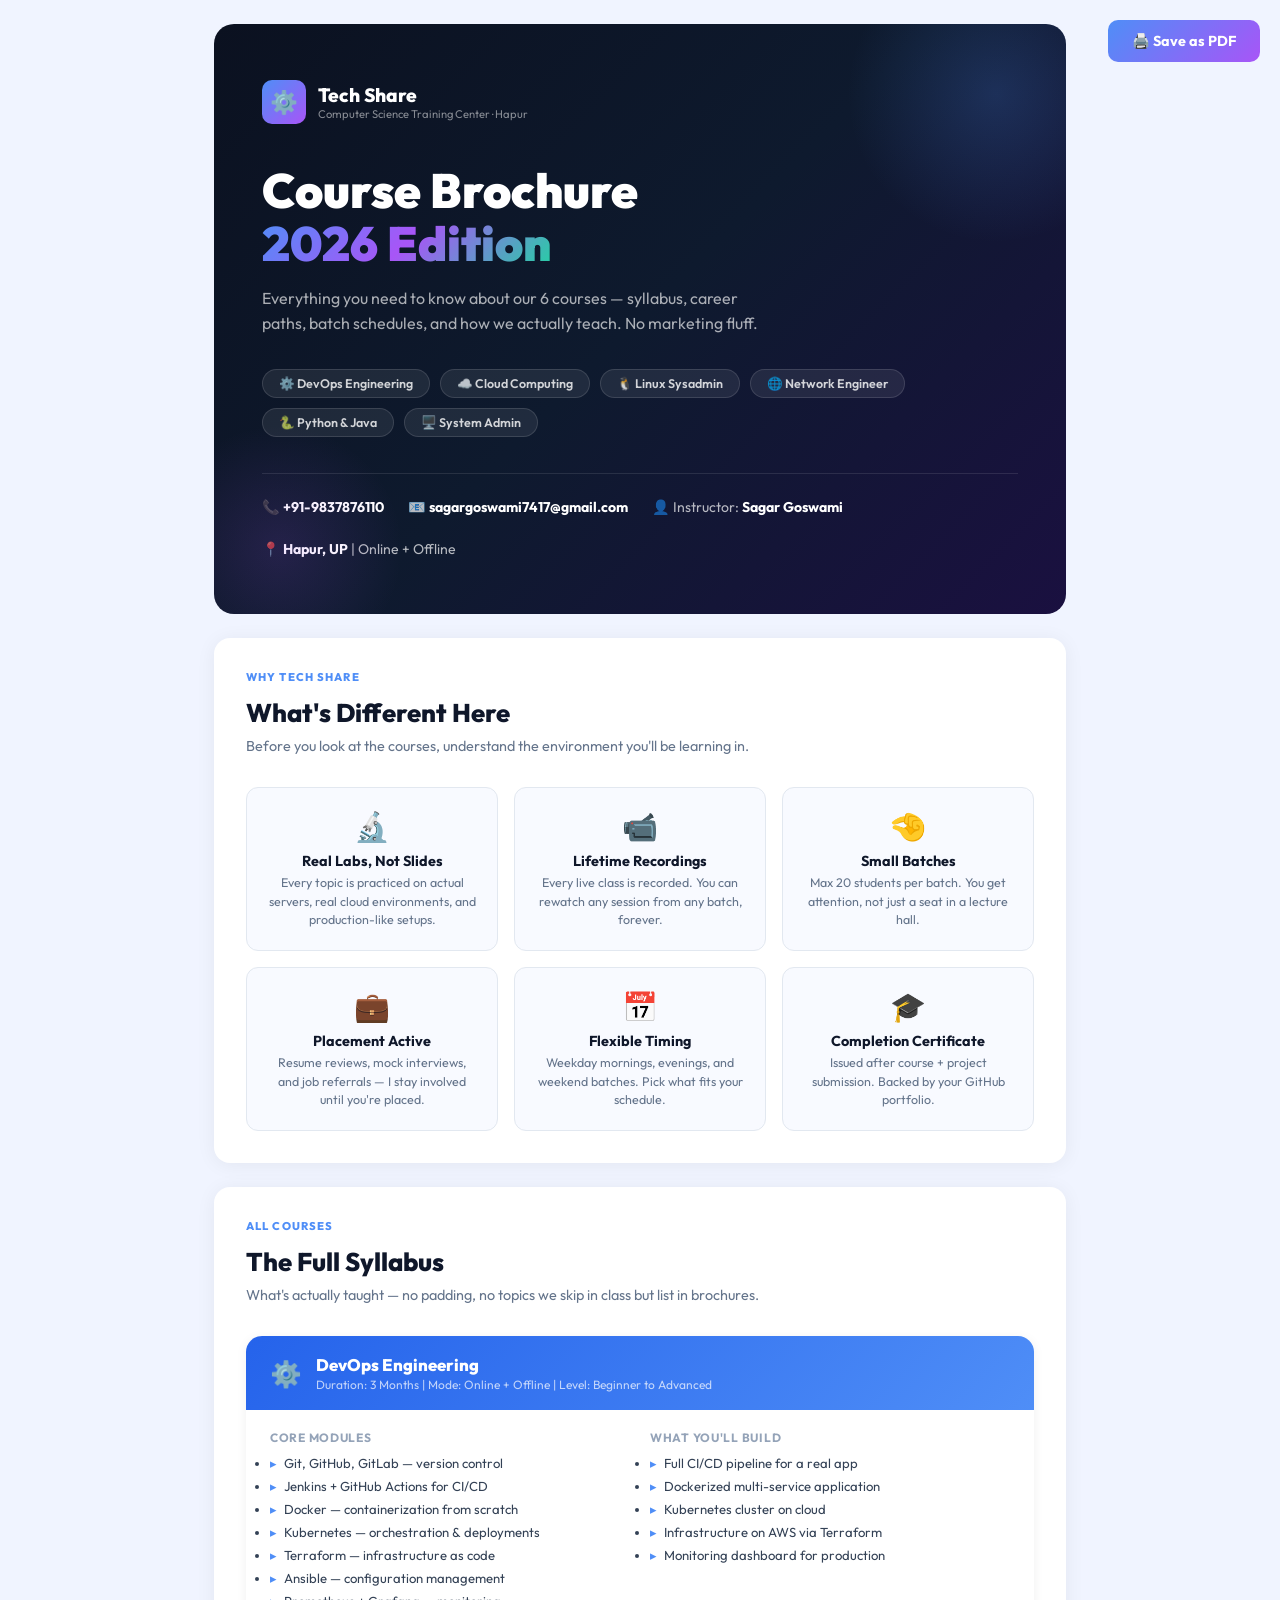
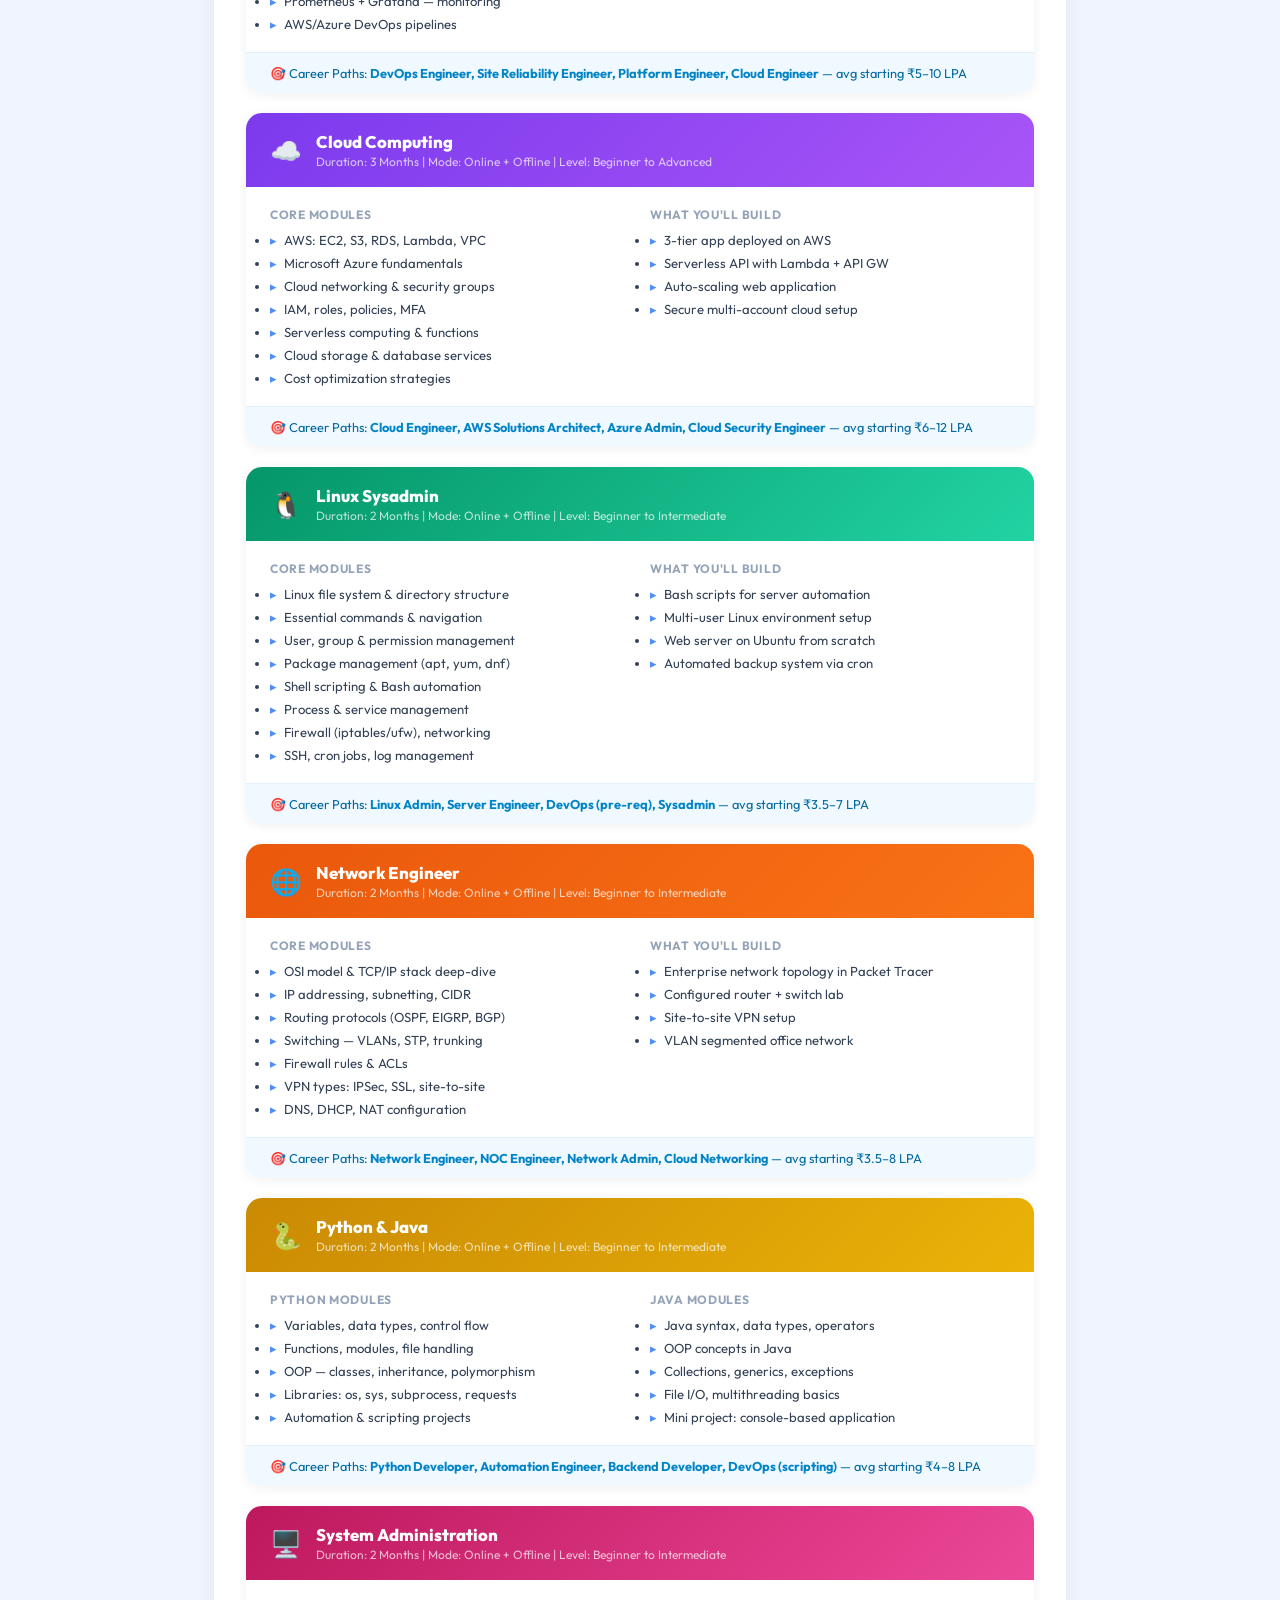
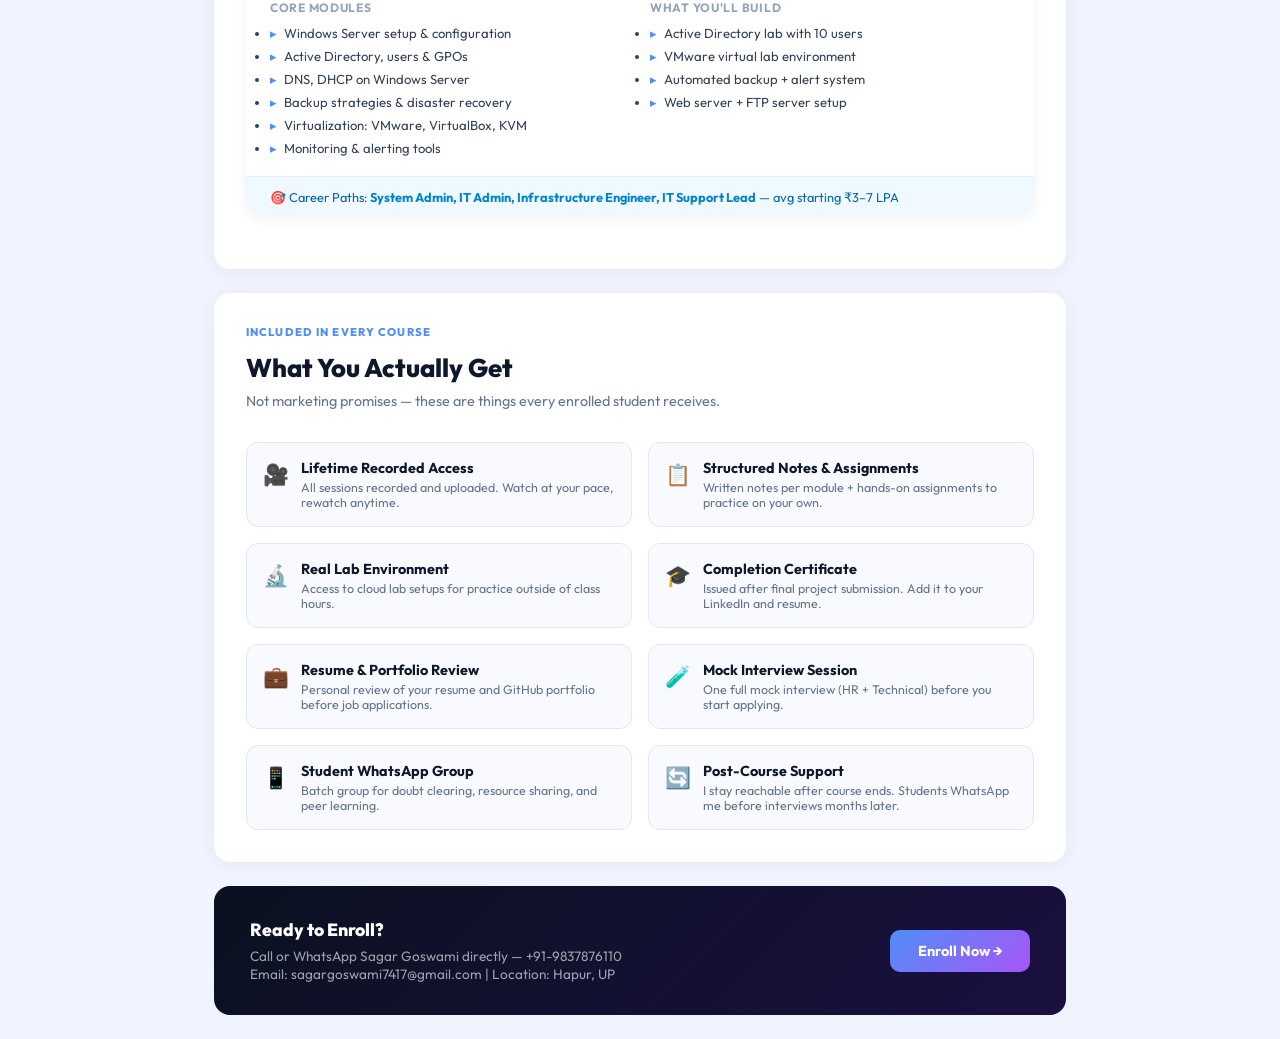
<file: brochure.html>
<!DOCTYPE html>
<html lang="en">
<head>
  <meta charset="UTF-8" />
  <meta name="viewport" content="width=device-width, initial-scale=1.0" />
  <title>Tech Share Course Brochure 2026</title>
  <link href="https://fonts.googleapis.com/css2?family=Outfit:wght@400;600;700;800;900&display=swap" rel="stylesheet" />
  <style>
    *{box-sizing:border-box;margin:0;padding:0}
    body{font-family:'Outfit',sans-serif;background:#f0f4ff;color:#1e293b;min-height:100vh}
    .print-btn{position:fixed;top:20px;right:20px;background:linear-gradient(135deg,#4f8ef7,#a855f7);color:#fff;border:none;padding:12px 24px;border-radius:10px;font-size:.9rem;font-weight:700;cursor:pointer;z-index:100;font-family:'Outfit',sans-serif}
    .print-btn:hover{transform:translateY(-2px);box-shadow:0 6px 20px rgba(79,142,247,.4)}
    @media print{.print-btn{display:none}}

    .brochure{max-width:900px;margin:0 auto;padding:24px}

    /* COVER */
    .cover{background:linear-gradient(135deg,#0b1120,#0e1a2e,#1a1040);color:#fff;border-radius:20px;padding:56px 48px;margin-bottom:24px;position:relative;overflow:hidden}
    .cover::before{content:'';position:absolute;top:-80px;right:-80px;width:300px;height:300px;background:radial-gradient(circle,rgba(79,142,247,.2),transparent 70%);pointer-events:none}
    .cover::after{content:'';position:absolute;bottom:-60px;left:-60px;width:250px;height:250px;background:radial-gradient(circle,rgba(168,85,247,.15),transparent 70%);pointer-events:none}
    .cover-logo{display:flex;align-items:center;gap:12px;margin-bottom:40px}
    .cover-logo-icon{width:44px;height:44px;background:linear-gradient(135deg,#4f8ef7,#a855f7);border-radius:10px;display:flex;align-items:center;justify-content:center;font-size:1.4rem}
    .cover-logo-text{font-size:1.3rem;font-weight:800}
    .cover-logo-sub{font-size:.7rem;color:rgba(255,255,255,.5);font-weight:400;display:block}
    .cover-title{font-size:clamp(2rem,5vw,3rem);font-weight:900;line-height:1.1;margin-bottom:16px}
    .cover-grad{background:linear-gradient(135deg,#4f8ef7,#a855f7,#22d3a2);-webkit-background-clip:text;-webkit-text-fill-color:transparent;background-clip:text}
    .cover-sub{color:rgba(255,255,255,.65);font-size:1rem;margin-bottom:32px;line-height:1.6;max-width:500px}
    .cover-tags{display:flex;flex-wrap:wrap;gap:10px}
    .ctag{padding:6px 16px;background:rgba(255,255,255,.08);border:1px solid rgba(255,255,255,.12);border-radius:999px;font-size:.78rem;font-weight:600;color:rgba(255,255,255,.8)}
    .cover-contact{margin-top:36px;padding-top:24px;border-top:1px solid rgba(255,255,255,.1);display:flex;align-items:center;gap:24px;flex-wrap:wrap}
    .cover-contact span{font-size:.88rem;color:rgba(255,255,255,.7)}
    .cover-contact strong{color:#fff}

    /* SECTION LABEL */
    .sec-label{font-size:.7rem;font-weight:800;text-transform:uppercase;letter-spacing:.1em;color:#4f8ef7;margin-bottom:12px}
    .sec-title{font-size:1.6rem;font-weight:800;margin-bottom:8px;color:#0f172a}
    .sec-sub{color:#64748b;font-size:.9rem;margin-bottom:32px}
    .white-card{background:#fff;border-radius:16px;padding:32px;margin-bottom:24px;box-shadow:0 2px 20px rgba(0,0,0,.06)}

    /* WHY US */
    .why-grid{display:grid;grid-template-columns:repeat(3,1fr);gap:16px;margin-bottom:0}
    .why-item{background:#f8faff;border:1px solid #e2e8f0;border-radius:12px;padding:20px;text-align:center}
    .why-icon{font-size:1.8rem;margin-bottom:8px}
    .why-item h4{font-size:.9rem;font-weight:700;margin-bottom:4px;color:#0f172a}
    .why-item p{font-size:.78rem;color:#64748b;line-height:1.5}

    /* COURSES */
    .course-block{border-radius:16px;overflow:hidden;margin-bottom:20px;box-shadow:0 2px 12px rgba(0,0,0,.06)}
    .course-head{padding:18px 24px;display:flex;align-items:center;gap:14px}
    .course-emoji{font-size:1.6rem}
    .course-head h3{font-size:1.05rem;font-weight:800;color:#fff}
    .course-head .c-dur{font-size:.75rem;color:rgba(255,255,255,.7);margin-top:2px}
    .course-content{background:#fff;padding:20px 24px;display:grid;grid-template-columns:1fr 1fr;gap:20px}
    .c-col h5{font-size:.75rem;font-weight:700;text-transform:uppercase;letter-spacing:.06em;color:#94a3b8;margin-bottom:10px}
    .c-col ul{display:flex;flex-direction:column;gap:7px}
    .c-col li{font-size:.82rem;color:#334155;padding-left:14px;position:relative}
    .c-col li::before{content:'▸';position:absolute;left:0;color:#4f8ef7}
    .c-career{background:#f0f9ff;border-top:1px solid #e0f0ff;padding:12px 24px;font-size:.8rem;color:#0369a1}
    .c-career strong{color:#0284c7}

    /* WHAT YOU'LL GET */
    .get-grid{display:grid;grid-template-columns:1fr 1fr;gap:16px}
    .get-item{display:flex;align-items:flex-start;gap:12px;padding:16px;background:#f8faff;border-radius:12px;border:1px solid #e2e8f0}
    .get-icon{font-size:1.3rem;flex-shrink:0;margin-top:2px}
    .get-item h4{font-size:.9rem;font-weight:700;margin-bottom:3px;color:#0f172a}
    .get-item p{font-size:.78rem;color:#64748b}

    /* FOOTER */
    .bro-footer{background:linear-gradient(135deg,#0b1120,#1a1040);color:#fff;border-radius:16px;padding:32px 36px;display:flex;align-items:center;justify-content:space-between;flex-wrap:wrap;gap:20px}
    .bro-footer h3{font-size:1.1rem;font-weight:800;margin-bottom:6px}
    .bro-footer p{color:rgba(255,255,255,.6);font-size:.85rem}
    .bro-footer-cta{background:linear-gradient(135deg,#4f8ef7,#a855f7);color:#fff;padding:12px 28px;border-radius:10px;font-weight:700;font-size:.9rem;text-decoration:none;white-space:nowrap}

    @media print{
      body{background:#fff}
      .brochure{padding:0}
      .cover{-webkit-print-color-adjust:exact;print-color-adjust:exact}
      .course-head{-webkit-print-color-adjust:exact;print-color-adjust:exact}
    }
    @media(max-width:640px){
      .why-grid{grid-template-columns:1fr 1fr}
      .course-content{grid-template-columns:1fr}
      .get-grid{grid-template-columns:1fr}
      .cover{padding:36px 28px}
      .bro-footer{flex-direction:column;text-align:center}
    }
  </style>
</head>
<body>
  <button class="print-btn" onclick="window.print()">🖨️ Save as PDF</button>

  <div class="brochure">

    <!-- COVER -->
    <div class="cover">
      <div class="cover-logo">
        <div class="cover-logo-icon">⚙️</div>
        <div>
          <span style="font-size:1.2rem;font-weight:800">Tech Share</span>
          <span class="cover-logo-sub">Computer Science Training Center · Hapur</span>
        </div>
      </div>
      <h1 class="cover-title">
        Course Brochure<br>
        <span class="cover-grad">2026 Edition</span>
      </h1>
      <p class="cover-sub">Everything you need to know about our 6 courses — syllabus, career paths, batch schedules, and how we actually teach. No marketing fluff.</p>
      <div class="cover-tags">
        <span class="ctag">⚙️ DevOps Engineering</span>
        <span class="ctag">☁️ Cloud Computing</span>
        <span class="ctag">🐧 Linux Sysadmin</span>
        <span class="ctag">🌐 Network Engineer</span>
        <span class="ctag">🐍 Python & Java</span>
        <span class="ctag">🖥️ System Admin</span>
      </div>
      <div class="cover-contact">
        <span>📞 <strong>+91-9837876110</strong></span>
        <span>📧 <strong>sagargoswami7417@gmail.com</strong></span>
        <span>👤 Instructor: <strong>Sagar Goswami</strong></span>
        <span>📍 <strong>Hapur, UP</strong> | Online + Offline</span>
      </div>
    </div>

    <!-- WHY TECH SHARE -->
    <div class="white-card">
      <div class="sec-label">Why Tech Share</div>
      <h2 class="sec-title">What's Different Here</h2>
      <p class="sec-sub">Before you look at the courses, understand the environment you'll be learning in.</p>
      <div class="why-grid">
        <div class="why-item"><div class="why-icon">🔬</div><h4>Real Labs, Not Slides</h4><p>Every topic is practiced on actual servers, real cloud environments, and production-like setups.</p></div>
        <div class="why-item"><div class="why-icon">📹</div><h4>Lifetime Recordings</h4><p>Every live class is recorded. You can rewatch any session from any batch, forever.</p></div>
        <div class="why-item"><div class="why-icon">🤏</div><h4>Small Batches</h4><p>Max 20 students per batch. You get attention, not just a seat in a lecture hall.</p></div>
        <div class="why-item"><div class="why-icon">💼</div><h4>Placement Active</h4><p>Resume reviews, mock interviews, and job referrals — I stay involved until you're placed.</p></div>
        <div class="why-item"><div class="why-icon">📅</div><h4>Flexible Timing</h4><p>Weekday mornings, evenings, and weekend batches. Pick what fits your schedule.</p></div>
        <div class="why-item"><div class="why-icon">🎓</div><h4>Completion Certificate</h4><p>Issued after course + project submission. Backed by your GitHub portfolio.</p></div>
      </div>
    </div>

    <!-- COURSES -->
    <div class="white-card">
      <div class="sec-label">All Courses</div>
      <h2 class="sec-title">The Full Syllabus</h2>
      <p class="sec-sub">What's actually taught — no padding, no topics we skip in class but list in brochures.</p>

      <div class="course-block">
        <div class="course-head" style="background:linear-gradient(135deg,#2563eb,#4f8ef7)">
          <span class="course-emoji">⚙️</span>
          <div><h3>DevOps Engineering</h3><div class="c-dur">Duration: 3 Months | Mode: Online + Offline | Level: Beginner to Advanced</div></div>
        </div>
        <div class="course-content">
          <div class="c-col">
            <h5>Core Modules</h5>
            <ul>
              <li>Git, GitHub, GitLab — version control</li>
              <li>Jenkins + GitHub Actions for CI/CD</li>
              <li>Docker — containerization from scratch</li>
              <li>Kubernetes — orchestration & deployments</li>
              <li>Terraform — infrastructure as code</li>
              <li>Ansible — configuration management</li>
              <li>Prometheus + Grafana — monitoring</li>
              <li>AWS/Azure DevOps pipelines</li>
            </ul>
          </div>
          <div class="c-col">
            <h5>What You'll Build</h5>
            <ul>
              <li>Full CI/CD pipeline for a real app</li>
              <li>Dockerized multi-service application</li>
              <li>Kubernetes cluster on cloud</li>
              <li>Infrastructure on AWS via Terraform</li>
              <li>Monitoring dashboard for production</li>
            </ul>
          </div>
        </div>
        <div class="c-career">🎯 Career Paths: <strong>DevOps Engineer, Site Reliability Engineer, Platform Engineer, Cloud Engineer</strong> — avg starting ₹5–10 LPA</div>
      </div>

      <div class="course-block">
        <div class="course-head" style="background:linear-gradient(135deg,#7c3aed,#a855f7)">
          <span class="course-emoji">☁️</span>
          <div><h3>Cloud Computing</h3><div class="c-dur">Duration: 3 Months | Mode: Online + Offline | Level: Beginner to Advanced</div></div>
        </div>
        <div class="course-content">
          <div class="c-col">
            <h5>Core Modules</h5>
            <ul>
              <li>AWS: EC2, S3, RDS, Lambda, VPC</li>
              <li>Microsoft Azure fundamentals</li>
              <li>Cloud networking & security groups</li>
              <li>IAM, roles, policies, MFA</li>
              <li>Serverless computing & functions</li>
              <li>Cloud storage & database services</li>
              <li>Cost optimization strategies</li>
            </ul>
          </div>
          <div class="c-col">
            <h5>What You'll Build</h5>
            <ul>
              <li>3-tier app deployed on AWS</li>
              <li>Serverless API with Lambda + API GW</li>
              <li>Auto-scaling web application</li>
              <li>Secure multi-account cloud setup</li>
            </ul>
          </div>
        </div>
        <div class="c-career">🎯 Career Paths: <strong>Cloud Engineer, AWS Solutions Architect, Azure Admin, Cloud Security Engineer</strong> — avg starting ₹6–12 LPA</div>
      </div>

      <div class="course-block">
        <div class="course-head" style="background:linear-gradient(135deg,#059669,#22d3a2)">
          <span class="course-emoji">🐧</span>
          <div><h3>Linux Sysadmin</h3><div class="c-dur">Duration: 2 Months | Mode: Online + Offline | Level: Beginner to Intermediate</div></div>
        </div>
        <div class="course-content">
          <div class="c-col">
            <h5>Core Modules</h5>
            <ul>
              <li>Linux file system & directory structure</li>
              <li>Essential commands & navigation</li>
              <li>User, group & permission management</li>
              <li>Package management (apt, yum, dnf)</li>
              <li>Shell scripting & Bash automation</li>
              <li>Process & service management</li>
              <li>Firewall (iptables/ufw), networking</li>
              <li>SSH, cron jobs, log management</li>
            </ul>
          </div>
          <div class="c-col">
            <h5>What You'll Build</h5>
            <ul>
              <li>Bash scripts for server automation</li>
              <li>Multi-user Linux environment setup</li>
              <li>Web server on Ubuntu from scratch</li>
              <li>Automated backup system via cron</li>
            </ul>
          </div>
        </div>
        <div class="c-career">🎯 Career Paths: <strong>Linux Admin, Server Engineer, DevOps (pre-req), Sysadmin</strong> — avg starting ₹3.5–7 LPA</div>
      </div>

      <div class="course-block">
        <div class="course-head" style="background:linear-gradient(135deg,#ea580c,#f97316)">
          <span class="course-emoji">🌐</span>
          <div><h3>Network Engineer</h3><div class="c-dur">Duration: 2 Months | Mode: Online + Offline | Level: Beginner to Intermediate</div></div>
        </div>
        <div class="course-content">
          <div class="c-col">
            <h5>Core Modules</h5>
            <ul>
              <li>OSI model & TCP/IP stack deep-dive</li>
              <li>IP addressing, subnetting, CIDR</li>
              <li>Routing protocols (OSPF, EIGRP, BGP)</li>
              <li>Switching — VLANs, STP, trunking</li>
              <li>Firewall rules & ACLs</li>
              <li>VPN types: IPSec, SSL, site-to-site</li>
              <li>DNS, DHCP, NAT configuration</li>
            </ul>
          </div>
          <div class="c-col">
            <h5>What You'll Build</h5>
            <ul>
              <li>Enterprise network topology in Packet Tracer</li>
              <li>Configured router + switch lab</li>
              <li>Site-to-site VPN setup</li>
              <li>VLAN segmented office network</li>
            </ul>
          </div>
        </div>
        <div class="c-career">🎯 Career Paths: <strong>Network Engineer, NOC Engineer, Network Admin, Cloud Networking</strong> — avg starting ₹3.5–8 LPA</div>
      </div>

      <div class="course-block">
        <div class="course-head" style="background:linear-gradient(135deg,#ca8a04,#eab308)">
          <span class="course-emoji">🐍</span>
          <div><h3>Python & Java</h3><div class="c-dur">Duration: 2 Months | Mode: Online + Offline | Level: Beginner to Intermediate</div></div>
        </div>
        <div class="course-content">
          <div class="c-col">
            <h5>Python Modules</h5>
            <ul>
              <li>Variables, data types, control flow</li>
              <li>Functions, modules, file handling</li>
              <li>OOP — classes, inheritance, polymorphism</li>
              <li>Libraries: os, sys, subprocess, requests</li>
              <li>Automation & scripting projects</li>
            </ul>
          </div>
          <div class="c-col">
            <h5>Java Modules</h5>
            <ul>
              <li>Java syntax, data types, operators</li>
              <li>OOP concepts in Java</li>
              <li>Collections, generics, exceptions</li>
              <li>File I/O, multithreading basics</li>
              <li>Mini project: console-based application</li>
            </ul>
          </div>
        </div>
        <div class="c-career">🎯 Career Paths: <strong>Python Developer, Automation Engineer, Backend Developer, DevOps (scripting)</strong> — avg starting ₹4–8 LPA</div>
      </div>

      <div class="course-block">
        <div class="course-head" style="background:linear-gradient(135deg,#be185d,#ec4899)">
          <span class="course-emoji">🖥️</span>
          <div><h3>System Administration</h3><div class="c-dur">Duration: 2 Months | Mode: Online + Offline | Level: Beginner to Intermediate</div></div>
        </div>
        <div class="course-content">
          <div class="c-col">
            <h5>Core Modules</h5>
            <ul>
              <li>Windows Server setup & configuration</li>
              <li>Active Directory, users & GPOs</li>
              <li>DNS, DHCP on Windows Server</li>
              <li>Backup strategies & disaster recovery</li>
              <li>Virtualization: VMware, VirtualBox, KVM</li>
              <li>Monitoring & alerting tools</li>
            </ul>
          </div>
          <div class="c-col">
            <h5>What You'll Build</h5>
            <ul>
              <li>Active Directory lab with 10 users</li>
              <li>VMware virtual lab environment</li>
              <li>Automated backup + alert system</li>
              <li>Web server + FTP server setup</li>
            </ul>
          </div>
        </div>
        <div class="c-career">🎯 Career Paths: <strong>System Admin, IT Admin, Infrastructure Engineer, IT Support Lead</strong> — avg starting ₹3–7 LPA</div>
      </div>
    </div>

    <!-- WHAT YOU GET -->
    <div class="white-card">
      <div class="sec-label">Included in Every Course</div>
      <h2 class="sec-title">What You Actually Get</h2>
      <p class="sec-sub">Not marketing promises — these are things every enrolled student receives.</p>
      <div class="get-grid">
        <div class="get-item"><div class="get-icon">🎥</div><div><h4>Lifetime Recorded Access</h4><p>All sessions recorded and uploaded. Watch at your pace, rewatch anytime.</p></div></div>
        <div class="get-item"><div class="get-icon">📋</div><div><h4>Structured Notes & Assignments</h4><p>Written notes per module + hands-on assignments to practice on your own.</p></div></div>
        <div class="get-item"><div class="get-icon">🔬</div><div><h4>Real Lab Environment</h4><p>Access to cloud lab setups for practice outside of class hours.</p></div></div>
        <div class="get-item"><div class="get-icon">🎓</div><div><h4>Completion Certificate</h4><p>Issued after final project submission. Add it to your LinkedIn and resume.</p></div></div>
        <div class="get-item"><div class="get-icon">💼</div><div><h4>Resume & Portfolio Review</h4><p>Personal review of your resume and GitHub portfolio before job applications.</p></div></div>
        <div class="get-item"><div class="get-icon">🧪</div><div><h4>Mock Interview Session</h4><p>One full mock interview (HR + Technical) before you start applying.</p></div></div>
        <div class="get-item"><div class="get-icon">📱</div><div><h4>Student WhatsApp Group</h4><p>Batch group for doubt clearing, resource sharing, and peer learning.</p></div></div>
        <div class="get-item"><div class="get-icon">🔄</div><div><h4>Post-Course Support</h4><p>I stay reachable after course ends. Students WhatsApp me before interviews months later.</p></div></div>
      </div>
    </div>

    <!-- FOOTER -->
    <div class="bro-footer">
      <div>
        <h3>Ready to Enroll?</h3>
        <p>Call or WhatsApp Sagar Goswami directly — +91-9837876110<br>
        Email: sagargoswami7417@gmail.com | Location: Hapur, UP</p>
      </div>
      <a href="https://sagargoswami2001.github.io/tech-share/#contact" class="bro-footer-cta">Enroll Now →</a>
    </div>

  </div>

  <script>
    // Auto-trigger print dialog if opened from download button
    if (document.referrer.includes('github.io') || document.referrer.includes('localhost')) {
      setTimeout(() => {
        document.querySelector('.print-btn').textContent = '🖨️ Save / Print Brochure';
      }, 500);
    }
  </script>
</body>
</html>
</file>
<file: style.css>
/* ===== RESET & BASE ===== */
*,*::before,*::after{box-sizing:border-box;margin:0;padding:0}
:root{
  --navy:#0b1120;--navy2:#0e1a2e;--navy3:#121f38;
  --blue:#4f8ef7;--blue2:#2563eb;--purple:#a855f7;--purple2:#7c3aed;
  --green:#22d3a2;--orange:#f97316;--yellow:#eab308;--pink:#ec4899;
  --text:#e2e8f0;--muted:#7f93b0;--card:rgba(255,255,255,0.04);--border:rgba(255,255,255,0.08);
  --grad:linear-gradient(135deg,#4f8ef7,#a855f7);
}
html{scroll-behavior:smooth}
body{font-family:'Outfit',sans-serif;background:var(--navy);color:var(--text);line-height:1.6;overflow-x:hidden}
a{text-decoration:none;color:inherit}
ul{list-style:none}
.container{max-width:1200px;margin:0 auto;padding:0 24px}
.gradient-text{background:var(--grad);-webkit-background-clip:text;-webkit-text-fill-color:transparent;background-clip:text}
.section-tag{display:inline-block;padding:5px 16px;background:rgba(79,142,247,0.1);border:1px solid rgba(79,142,247,0.25);border-radius:999px;font-size:.78rem;font-weight:700;color:var(--blue);letter-spacing:.06em;text-transform:uppercase;margin-bottom:14px}
.section-title{font-size:clamp(1.8rem,4vw,2.8rem);font-weight:800;line-height:1.2;margin-bottom:14px}
.section-sub{color:var(--muted);font-size:1rem;max-width:560px;margin:0 auto}
.section-header{text-align:center;margin-bottom:56px}
.btn-primary{display:inline-block;padding:13px 30px;background:var(--grad);color:#fff;font-weight:700;border-radius:12px;font-size:.95rem;transition:all .3s;border:none;cursor:pointer;position:relative;overflow:hidden;z-index:0}
.btn-primary:hover{transform:translateY(-2px);box-shadow:0 8px 28px rgba(79,142,247,.4)}
.btn-ghost{display:inline-block;padding:13px 30px;border:1px solid var(--border);color:var(--text);font-weight:600;border-radius:12px;font-size:.95rem;transition:all .3s;background:transparent}
.btn-ghost:hover{border-color:var(--blue);color:var(--blue);background:rgba(79,142,247,.08)}
.btn-lg{padding:16px 44px;font-size:1.05rem}
.btn-full{width:100%;text-align:center}
.reveal{opacity:0;transform:translateY(28px);transition:opacity .7s ease,transform .7s ease}
.reveal.visible{opacity:1;transform:translateY(0)}

/* ===== NAVBAR ===== */
.navbar{position:fixed;top:0;left:0;right:0;z-index:1000;padding:14px 0;transition:all .3s;background:transparent}
.navbar.scrolled{background:rgba(11,17,32,.88);backdrop-filter:blur(20px);border-bottom:1px solid var(--border);padding:10px 0}
.nav-container{max-width:1200px;margin:0 auto;padding:0 24px;display:flex;align-items:center;gap:32px}
.nav-logo{display:flex;align-items:center;gap:10px}
.logo-hex{display:flex;align-items:center;justify-content:center}
.logo-name{font-size:1.2rem;font-weight:800;display:block;line-height:1.1}
.logo-sub{font-size:.65rem;color:var(--muted);font-weight:500;display:block;letter-spacing:.04em}
.nav-links{display:flex;gap:28px;margin-left:auto}
.nav-links a{color:var(--muted);font-weight:500;font-size:.92rem;transition:color .2s}
.nav-links a:hover{color:#fff}
.btn-call{padding:9px 22px;background:var(--grad);color:#fff;font-weight:700;border-radius:10px;font-size:.85rem;white-space:nowrap;transition:all .3s;flex-shrink:0}
.btn-call:hover{transform:translateY(-2px);box-shadow:0 6px 20px rgba(79,142,247,.4)}
.hamburger{display:none;flex-direction:column;gap:5px;cursor:pointer;background:none;border:none;padding:4px;margin-left:auto}
.hamburger span{display:block;width:24px;height:2px;background:var(--text);border-radius:2px;transition:all .3s}

/* ===== HERO ===== */
.hero{min-height:100vh;display:flex;align-items:center;padding-top:80px;position:relative;overflow:hidden;background:var(--navy)}
.hero-dots{position:absolute;inset:0;background-image:radial-gradient(rgba(79,142,247,.18) 1px,transparent 1px);background-size:32px 32px;pointer-events:none}
.hero-particles{position:absolute;inset:0;pointer-events:none}
.particle{position:absolute;border-radius:50%;animation:floatP linear infinite;opacity:0}
@keyframes floatP{0%{transform:translateY(100vh) scale(0);opacity:0}10%{opacity:.5}90%{opacity:.5}100%{transform:translateY(-80px) scale(1);opacity:0}}
.hero-inner{max-width:1200px;margin:0 auto;padding:0 24px;display:grid;grid-template-columns:1fr 1fr;gap:60px;align-items:center;width:100%}
.hero-badge{display:inline-flex;align-items:center;gap:8px;padding:7px 16px;background:rgba(79,142,247,.1);border:1px solid rgba(79,142,247,.25);border-radius:999px;font-size:.8rem;font-weight:600;color:var(--blue);margin-bottom:20px}
.badge-dot{width:8px;height:8px;background:var(--green);border-radius:50%;animation:blink2 1.4s ease-in-out infinite}
@keyframes blink2{0%,100%{opacity:1}50%{opacity:.3}}
.hero-title{font-size:clamp(2rem,5vw,3.6rem);font-weight:900;line-height:1.05;margin-bottom:18px}
.title-small{display:block;font-size:clamp(1rem,2vw,1.3rem);font-weight:600;color:var(--muted);margin-bottom:6px;letter-spacing:.02em}
.hero-desc{color:var(--muted);font-size:1rem;margin-bottom:28px;max-width:500px;line-height:1.7}
.hero-desc strong{color:var(--text)}
.list-label{font-weight:700;font-size:.85rem;text-transform:uppercase;letter-spacing:.08em;color:var(--blue);margin-bottom:12px}
.list-grid{display:grid;grid-template-columns:1fr 1fr;gap:10px 24px;margin-bottom:28px}
.list-item{display:flex;align-items:center;gap:8px;font-size:.9rem;color:var(--muted)}
.check{color:var(--green);font-size:.9rem;flex-shrink:0}
.hero-actions{display:flex;gap:14px;flex-wrap:wrap;margin-bottom:24px}
.hero-contact-line{display:flex;align-items:center;gap:12px;flex-wrap:wrap}
.contact-phone{font-size:1.05rem;font-weight:700;color:var(--blue)}
.contact-sep{color:var(--border)}
.contact-name{color:var(--muted);font-size:.95rem}

/* HERO RIGHT */
.hero-right{display:flex;justify-content:center;align-items:center}
.hero-img-wrap{position:relative;width:420px;height:420px}
.img-circle{width:380px;height:380px;background:linear-gradient(135deg,rgba(79,142,247,.15),rgba(168,85,247,.1));border-radius:50%;overflow:hidden;border:2px solid rgba(79,142,247,.2);position:absolute;top:50%;left:50%;transform:translate(-50%,-50%);display:flex;align-items:flex-end;justify-content:center}
.hero-img{width:100%;height:100%;object-fit:cover;object-position:top}
.img-glow-ring{position:absolute;inset:-10px;border-radius:50%;background:conic-gradient(from 0deg,#4f8ef7,#a855f7,#22d3a2,#4f8ef7);animation:spinRing 6s linear infinite;opacity:.25;filter:blur(8px)}
@keyframes spinRing{to{transform:rotate(360deg)}}
.float-card{position:absolute;background:rgba(14,26,46,.85);border:1px solid var(--border);backdrop-filter:blur(20px);border-radius:14px;padding:12px 16px;display:flex;align-items:center;gap:10px;animation:floatCard 4s ease-in-out infinite}
.float-card span{font-size:1.6rem}
.float-card strong{display:block;font-size:1rem;font-weight:800;background:var(--grad);-webkit-background-clip:text;-webkit-text-fill-color:transparent;background-clip:text}
.float-card p{font-size:.72rem;color:var(--muted);margin:0}
.fc1{top:5%;left:-20px;animation-delay:0s}
.fc2{top:42%;right:-20px;animation-delay:1s}
.fc3{bottom:5%;left:10%;animation-delay:2s}
@keyframes floatCard{0%,100%{transform:translateY(0)}50%{transform:translateY(-10px)}}

/* TICKER */
.ticker-wrap{overflow:hidden;background:rgba(79,142,247,.06);border-top:1px solid var(--border);border-bottom:1px solid var(--border);padding:12px 0}
.ticker-track{display:flex;gap:48px;animation:ticker 22s linear infinite;white-space:nowrap}
.ticker-track span{font-size:.88rem;font-weight:600;color:var(--muted);flex-shrink:0}
@keyframes ticker{from{transform:translateX(0)}to{transform:translateX(-50%)}}

/* ===== ABOUT ===== */
.about{padding:96px 0;background:var(--navy2)}
.about-grid{display:grid;grid-template-columns:1fr 1fr;gap:64px;align-items:start}
.about-left p{color:var(--muted);margin-bottom:14px;font-size:.97rem}
.check-list{display:flex;flex-direction:column;gap:10px;margin:20px 0}
.check-list li{color:var(--text);font-size:.92rem}
.stats-grid{display:grid;grid-template-columns:1fr 1fr;gap:16px;margin-bottom:24px}
.stat-box{background:var(--card);border:1px solid var(--border);border-radius:16px;padding:24px 20px;text-align:center}
.stat-n{font-size:2.2rem;font-weight:900;background:var(--grad);-webkit-background-clip:text;-webkit-text-fill-color:transparent;background-clip:text}
.stat-suf{font-size:2.2rem;font-weight:900;background:var(--grad);-webkit-background-clip:text;-webkit-text-fill-color:transparent;background-clip:text}
.stat-box p{font-size:.78rem;color:var(--muted);margin-top:4px}

/* MINI TERMINAL */
.about-terminal{background:rgba(13,20,33,.8);border:1px solid var(--border);border-radius:14px;overflow:hidden;backdrop-filter:blur(20px)}
.term-bar{display:flex;align-items:center;gap:7px;padding:10px 14px;background:rgba(255,255,255,.04);border-bottom:1px solid var(--border)}
.td{width:11px;height:11px;border-radius:50%}
.td.red{background:#ff5f57}.td.yellow{background:#febc2e}.td.green{background:#28c840}
.term-title{font-size:.76rem;color:var(--muted);margin-left:6px;font-family:'JetBrains Mono',monospace}
.term-body{padding:16px;min-height:130px;font-family:'JetBrains Mono',monospace;font-size:.78rem}
.tl{display:flex;align-items:center;gap:8px;margin-bottom:6px}
.tp{color:var(--green);white-space:nowrap}
.tc{color:#e2e8f0}
.to{color:var(--muted);padding-left:14px;margin-bottom:3px}
.tcur{animation:blink .8s step-end infinite;color:var(--blue)}
@keyframes blink{50%{opacity:0}}

/* ===== COURSES ===== */
.courses{padding:96px 0;background:var(--navy)}
.courses-grid{display:grid;grid-template-columns:repeat(auto-fit,minmax(330px,1fr));gap:24px}
.ccard{background:var(--card);border:1px solid var(--border);border-radius:20px;overflow:hidden;transition:all .3s ease}
.ccard:hover{transform:translateY(-6px);border-color:rgba(79,142,247,.3);box-shadow:0 16px 48px rgba(0,0,0,.4)}
.ccard-top{padding:28px 28px 20px;background:linear-gradient(135deg,var(--g1),var(--g2));position:relative;display:flex;align-items:center;justify-content:space-between}
.ccard-icon{font-size:2.4rem}
.ccard-tag{background:rgba(255,255,255,.2);color:#fff;font-size:.7rem;font-weight:700;padding:4px 12px;border-radius:999px;letter-spacing:.04em}
.ccard-body{padding:24px 28px}
.ccard-body h3{font-size:1.2rem;font-weight:800;margin-bottom:10px}
.ccard-body p{color:var(--muted);font-size:.88rem;margin-bottom:16px}
.ccard-body ul{display:flex;flex-direction:column;gap:7px;margin-bottom:18px}
.ccard-body li{font-size:.83rem;color:var(--muted);padding-left:14px;position:relative}
.ccard-body li::before{content:'▸';position:absolute;left:0;color:var(--blue)}
.ccard-meta{display:flex;gap:14px;font-size:.78rem;color:var(--muted);margin-bottom:20px;flex-wrap:wrap}
.btn-enroll-card{display:inline-block;padding:10px 22px;border:1px solid var(--blue);color:var(--blue);font-weight:700;border-radius:10px;font-size:.87rem;transition:all .3s}
.btn-enroll-card:hover{background:var(--blue);color:#fff;box-shadow:0 4px 18px rgba(79,142,247,.35)}

/* ===== FEATURES ===== */
.features{padding:96px 0;background:var(--navy2)}
.feat-grid{display:grid;grid-template-columns:repeat(auto-fit,minmax(280px,1fr));gap:22px}
.feat-card{background:var(--card);border:1px solid var(--border);border-radius:18px;padding:32px 28px;text-align:center;transition:all .3s}
.feat-card:hover{transform:translateY(-4px);border-color:rgba(79,142,247,.3);box-shadow:0 0 40px rgba(79,142,247,.1)}
.feat-icon{font-size:2.4rem;margin-bottom:14px}
.feat-card h4{font-size:1.08rem;font-weight:700;margin-bottom:8px}
.feat-card p{color:var(--muted);font-size:.88rem}

/* ===== TESTIMONIALS ===== */
.testimonials{padding:96px 0;background:var(--navy)}
.tslider{position:relative;max-width:720px;margin:0 auto;min-height:220px}
.tcard{display:none;background:var(--card);border:1px solid var(--border);border-radius:20px;padding:36px 40px;position:relative;animation:fadeUp .5s ease}
.tcard.active{display:block}
@keyframes fadeUp{from{opacity:0;transform:translateY(16px)}to{opacity:1;transform:translateY(0)}}
.tquote{font-size:4rem;line-height:1;color:var(--blue);opacity:.25;position:absolute;top:20px;left:28px;font-family:serif}
.tcard p{color:var(--muted);font-size:.97rem;line-height:1.8;margin-bottom:22px;font-style:italic;padding-top:20px}
.tauth{display:flex;align-items:center;gap:14px;margin-bottom:12px}
.av{width:44px;height:44px;background:var(--grad);border-radius:50%;display:flex;align-items:center;justify-content:center;font-weight:800;font-size:.85rem;color:#fff;flex-shrink:0}
.tauth strong{display:block;font-weight:700;font-size:.95rem}
.tauth span{font-size:.82rem;color:var(--muted)}
.tstars{color:#fbbf24;font-size:1rem;letter-spacing:2px}
.tdots{display:flex;justify-content:center;gap:10px;margin-top:28px}
.tdot{width:10px;height:10px;background:var(--border);border:none;border-radius:50%;cursor:pointer;transition:all .3s}
.tdot.active{background:var(--blue);transform:scale(1.3)}

/* ===== CTA ===== */
.cta-band{padding:72px 24px;background:linear-gradient(135deg,rgba(79,142,247,.09),rgba(168,85,247,.09));border-top:1px solid var(--border);border-bottom:1px solid var(--border);position:relative;overflow:hidden}
.cta-glow{position:absolute;width:600px;height:400px;background:radial-gradient(circle,rgba(79,142,247,.15),transparent 70%);top:50%;left:50%;transform:translate(-50%,-50%);pointer-events:none}
.cta-inner{display:flex;align-items:center;justify-content:space-between;gap:32px;flex-wrap:wrap}
.cta-inner h2{font-size:clamp(1.5rem,3vw,2.2rem);font-weight:800;margin-bottom:8px}
.cta-inner p{color:var(--muted);font-size:.97rem}
.cta-btns{display:flex;gap:14px;flex-wrap:wrap;flex-shrink:0}

/* ===== CONTACT ===== */
.contact{padding:96px 0;background:var(--navy2)}
.contact-grid{display:grid;grid-template-columns:1fr 1.4fr;gap:56px;align-items:start}
.cinfo h3{font-size:1.5rem;font-weight:800;margin-bottom:4px}
.cinfo-sub{color:var(--muted);font-size:.88rem;margin-bottom:28px}
.ci-item{display:flex;align-items:flex-start;gap:14px;margin-bottom:20px}
.ci-icon{width:42px;height:42px;background:rgba(79,142,247,.1);border-radius:10px;display:flex;align-items:center;justify-content:center;font-size:1.2rem;flex-shrink:0}
.ci-item strong{display:block;font-weight:700;font-size:.9rem;margin-bottom:2px}
.ci-item p{color:var(--muted);font-size:.87rem}
.ci-item a{color:var(--blue)}
.social-row{display:flex;gap:10px;flex-wrap:wrap;margin-top:8px}
.soc-btn{padding:9px 18px;background:var(--card);border:1px solid var(--border);border-radius:10px;font-size:.83rem;font-weight:600;transition:all .3s}
.soc-btn:hover{border-color:var(--blue);color:var(--blue);transform:translateY(-2px)}
.cform{background:var(--card);border:1px solid var(--border);border-radius:20px;padding:36px}
.fg{margin-bottom:18px}
.fg label{display:block;font-size:.82rem;font-weight:600;color:var(--muted);margin-bottom:7px}
.fg input,.fg select,.fg textarea{width:100%;padding:13px 15px;background:rgba(255,255,255,.04);border:1px solid var(--border);border-radius:10px;color:var(--text);font-family:'Outfit',sans-serif;font-size:.92rem;transition:all .3s;outline:none}
.fg input:focus,.fg select:focus,.fg textarea:focus{border-color:var(--blue);box-shadow:0 0 0 3px rgba(79,142,247,.1)}
.fg select option{background:var(--navy3)}
.fg textarea{resize:vertical;min-height:90px}
.fsuccess{display:none;text-align:center;padding:14px;background:rgba(34,211,162,.1);border:1px solid rgba(34,211,162,.3);border-radius:10px;color:var(--green);font-weight:600;margin-top:14px;font-size:.88rem}

/* ===== FOOTER ===== */
.footer{background:var(--navy3);padding:56px 0 0;border-top:1px solid var(--border)}
.footer-grid{display:grid;grid-template-columns:1.6fr 1fr 1fr 1fr;gap:40px;margin-bottom:40px}
.fbrand p{color:var(--muted);font-size:.88rem;margin-top:8px}
.flinks h5{font-weight:700;font-size:.88rem;margin-bottom:18px;color:var(--text)}
.flinks ul{display:flex;flex-direction:column;gap:10px}
.flinks a{color:var(--muted);font-size:.87rem;transition:color .2s}
.flinks a:hover{color:var(--blue)}
.footer-bottom{border-top:1px solid var(--border);padding:20px 0;text-align:center}
.footer-bottom p{color:var(--muted);font-size:.82rem}

/* ===== RESPONSIVE ===== */
@media(max-width:1024px){
  .hero-inner{grid-template-columns:1fr;text-align:center;gap:40px}
  .hero-left{display:flex;flex-direction:column;align-items:center}
  .hero-desc,.list-grid,.hero-actions,.hero-contact-line{justify-content:center}
  .list-grid{max-width:440px}
  .hero-img-wrap{width:320px;height:320px}
  .img-circle{width:280px;height:280px}
  .about-grid{grid-template-columns:1fr}
  .contact-grid{grid-template-columns:1fr}
  .footer-grid{grid-template-columns:1fr 1fr}
}
@media(max-width:768px){
  .nav-links,.btn-call{display:none}
  .hamburger{display:flex}
  .nav-links.open{display:flex;flex-direction:column;position:fixed;top:68px;left:0;right:0;background:rgba(11,17,32,.97);padding:20px 24px;gap:18px;border-bottom:1px solid var(--border);backdrop-filter:blur(20px)}
  .hero-inner{padding-top:20px}
  .hero-img-wrap{width:260px;height:260px}
  .img-circle{width:220px;height:220px}
  .fc1,.fc2,.fc3{scale:.85}
  .courses-grid{grid-template-columns:1fr}
  .feat-grid{grid-template-columns:1fr}
  .footer-grid{grid-template-columns:1fr;gap:28px}
  .cta-inner{flex-direction:column;text-align:center}
  .cta-btns{justify-content:center}
  .about-grid{gap:40px}
}

/* ===== FAQ ===== */
.faq-section{padding:96px 0;background:var(--navy)}
.faq-list{max-width:800px;margin:0 auto;display:flex;flex-direction:column;gap:12px}
.faq-item{background:var(--card);border:1px solid var(--border);border-radius:16px;overflow:hidden;transition:border-color .3s}
.faq-item.open{border-color:rgba(79,142,247,.35)}
.faq-q{width:100%;background:none;border:none;padding:22px 28px;display:flex;align-items:center;justify-content:space-between;gap:16px;cursor:pointer;text-align:left;color:var(--text);font-family:'Outfit',sans-serif;font-size:1rem;font-weight:600}
.faq-q:hover{color:var(--blue)}
.faq-arrow{font-size:1.2rem;color:var(--blue);transition:transform .35s;flex-shrink:0}
.faq-item.open .faq-arrow{transform:rotate(180deg)}
.faq-a{max-height:0;overflow:hidden;transition:max-height .4s ease,padding .3s}
.faq-item.open .faq-a{max-height:300px;padding-bottom:4px}
.faq-a p{padding:0 28px 20px;color:var(--muted);font-size:.93rem;line-height:1.8}

/* ===== FREE DOWNLOAD ===== */
.download-section{padding:96px 0;background:var(--navy2)}
.dl-grid{display:grid;grid-template-columns:1fr 1fr;gap:64px;align-items:center}
.dl-desc{color:var(--muted);font-size:.97rem;margin-bottom:24px;line-height:1.75}
.dl-perks{display:flex;flex-direction:column;gap:12px;margin-bottom:20px}
.dl-perks li{display:flex;align-items:center;gap:12px;font-size:.93rem;color:var(--text)}
.dlp-icon{font-size:1.1rem;flex-shrink:0}
.dl-note{font-size:.83rem;color:var(--muted);font-style:italic;margin-top:8px}
.dl-card{background:var(--card);border:1px solid var(--border);border-radius:20px;padding:32px;position:relative;overflow:hidden}
.dl-card::before{content:'';position:absolute;top:-60px;right:-60px;width:180px;height:180px;background:radial-gradient(circle,rgba(79,142,247,.12),transparent 70%);pointer-events:none}
.dl-card-top{display:flex;align-items:center;gap:16px;padding:16px 0 24px;border-bottom:1px solid var(--border);margin-bottom:24px}
.dl-pdf-icon{font-size:2.8rem;line-height:1}
.dl-card-top strong{display:block;font-size:1rem;font-weight:700;margin-bottom:4px}
.dl-card-top p{font-size:.8rem;color:var(--muted)}
.dl-form .fg{margin-bottom:16px}
.dl-success{display:none;margin-top:14px;text-align:center;padding:13px;background:rgba(34,211,162,.1);border:1px solid rgba(34,211,162,.3);border-radius:10px;color:var(--green);font-weight:600;font-size:.87rem}

/* ===== BLOG ===== */
.blog-section{padding:96px 0;background:var(--navy)}
.blog-grid{display:grid;grid-template-columns:repeat(auto-fit,minmax(280px,1fr));gap:24px}
.blog-card{background:var(--card);border:1px solid var(--border);border-radius:20px;overflow:hidden;transition:all .3s ease;display:flex;flex-direction:column}
.blog-card:hover{transform:translateY(-5px);border-color:rgba(79,142,247,.3);box-shadow:0 16px 48px rgba(0,0,0,.35)}
.blog-top{padding:18px 24px;background:linear-gradient(135deg,color-mix(in srgb,var(--bc) 20%,transparent),transparent);border-bottom:1px solid var(--border);display:flex;align-items:center;justify-content:space-between}
.blog-cat{font-size:.75rem;font-weight:700;color:var(--bc);background:color-mix(in srgb,var(--bc) 15%,transparent);padding:4px 12px;border-radius:999px;border:1px solid color-mix(in srgb,var(--bc) 30%,transparent)}
.blog-read{font-size:.75rem;color:var(--muted)}
.blog-body{padding:24px;flex:1;display:flex;flex-direction:column}
.blog-body h3{font-size:1rem;font-weight:700;line-height:1.45;margin-bottom:12px;color:var(--text)}
.blog-body p{font-size:.85rem;color:var(--muted);line-height:1.7;flex:1;margin-bottom:20px}
.blog-footer{display:flex;align-items:center;justify-content:space-between;margin-top:auto}
.blog-author{display:flex;align-items:center;gap:10px}
.ba-av{width:32px;height:32px;background:var(--grad);border-radius:50%;display:flex;align-items:center;justify-content:center;font-size:.7rem;font-weight:800;color:#fff;flex-shrink:0}
.blog-author span{font-size:.78rem;color:var(--muted)}
.blog-read-btn{font-size:.83rem;font-weight:700;color:var(--blue);transition:all .2s}
.blog-read-btn:hover{color:#fff;text-decoration:underline}

/* ===== WHATSAPP FLOAT ===== */
.wa-float{position:fixed;bottom:28px;right:28px;width:60px;height:60px;background:#25d366;border-radius:50%;display:flex;align-items:center;justify-content:center;z-index:9999;box-shadow:0 4px 20px rgba(37,211,102,.5);transition:all .3s ease;animation:waPop .5s ease 2s both}
.wa-float:hover{transform:scale(1.12);box-shadow:0 6px 30px rgba(37,211,102,.65)}
.wa-float:hover .wa-tooltip{opacity:1;transform:translateX(0)}
.wa-tooltip{position:absolute;right:72px;background:rgba(10,20,35,.95);color:#fff;padding:8px 14px;border-radius:10px;font-size:.82rem;font-weight:600;white-space:nowrap;opacity:0;transform:translateX(8px);transition:all .3s;pointer-events:none;border:1px solid var(--border)}
.wa-pulse{position:absolute;inset:-4px;border-radius:50%;border:2px solid #25d366;animation:waPulse 2s ease-out infinite}
@keyframes waPulse{0%{transform:scale(1);opacity:.8}100%{transform:scale(1.6);opacity:0}}
@keyframes waPop{from{transform:scale(0);opacity:0}to{transform:scale(1);opacity:1}}

@media(max-width:768px){
  .dl-grid{grid-template-columns:1fr}
  .blog-grid{grid-template-columns:1fr}
  .wa-float{bottom:20px;right:20px;width:54px;height:54px}
  .wa-tooltip{display:none}
  .faq-q{padding:18px 20px;font-size:.93rem}
  .faq-a p{padding:0 20px 16px}
}

/* ===== SOCIAL BUTTON BRAND COLORS ===== */
.soc-btn i { font-size: 1rem; }
#soc-whatsapp:hover  { background: #25d366; border-color: #25d366; color: #fff; }
#soc-github:hover    { background: #333;    border-color: #333;    color: #fff; }
#soc-linkedin:hover  { background: #0077b5; border-color: #0077b5; color: #fff; }
#soc-instagram:hover { background: linear-gradient(45deg,#f09433,#e6683c,#dc2743,#cc2366,#bc1888); border-color: #e1306c; color: #fff; }

/* Footer social links icon spacing */
.flinks a i { margin-right: 6px; }
</file>
